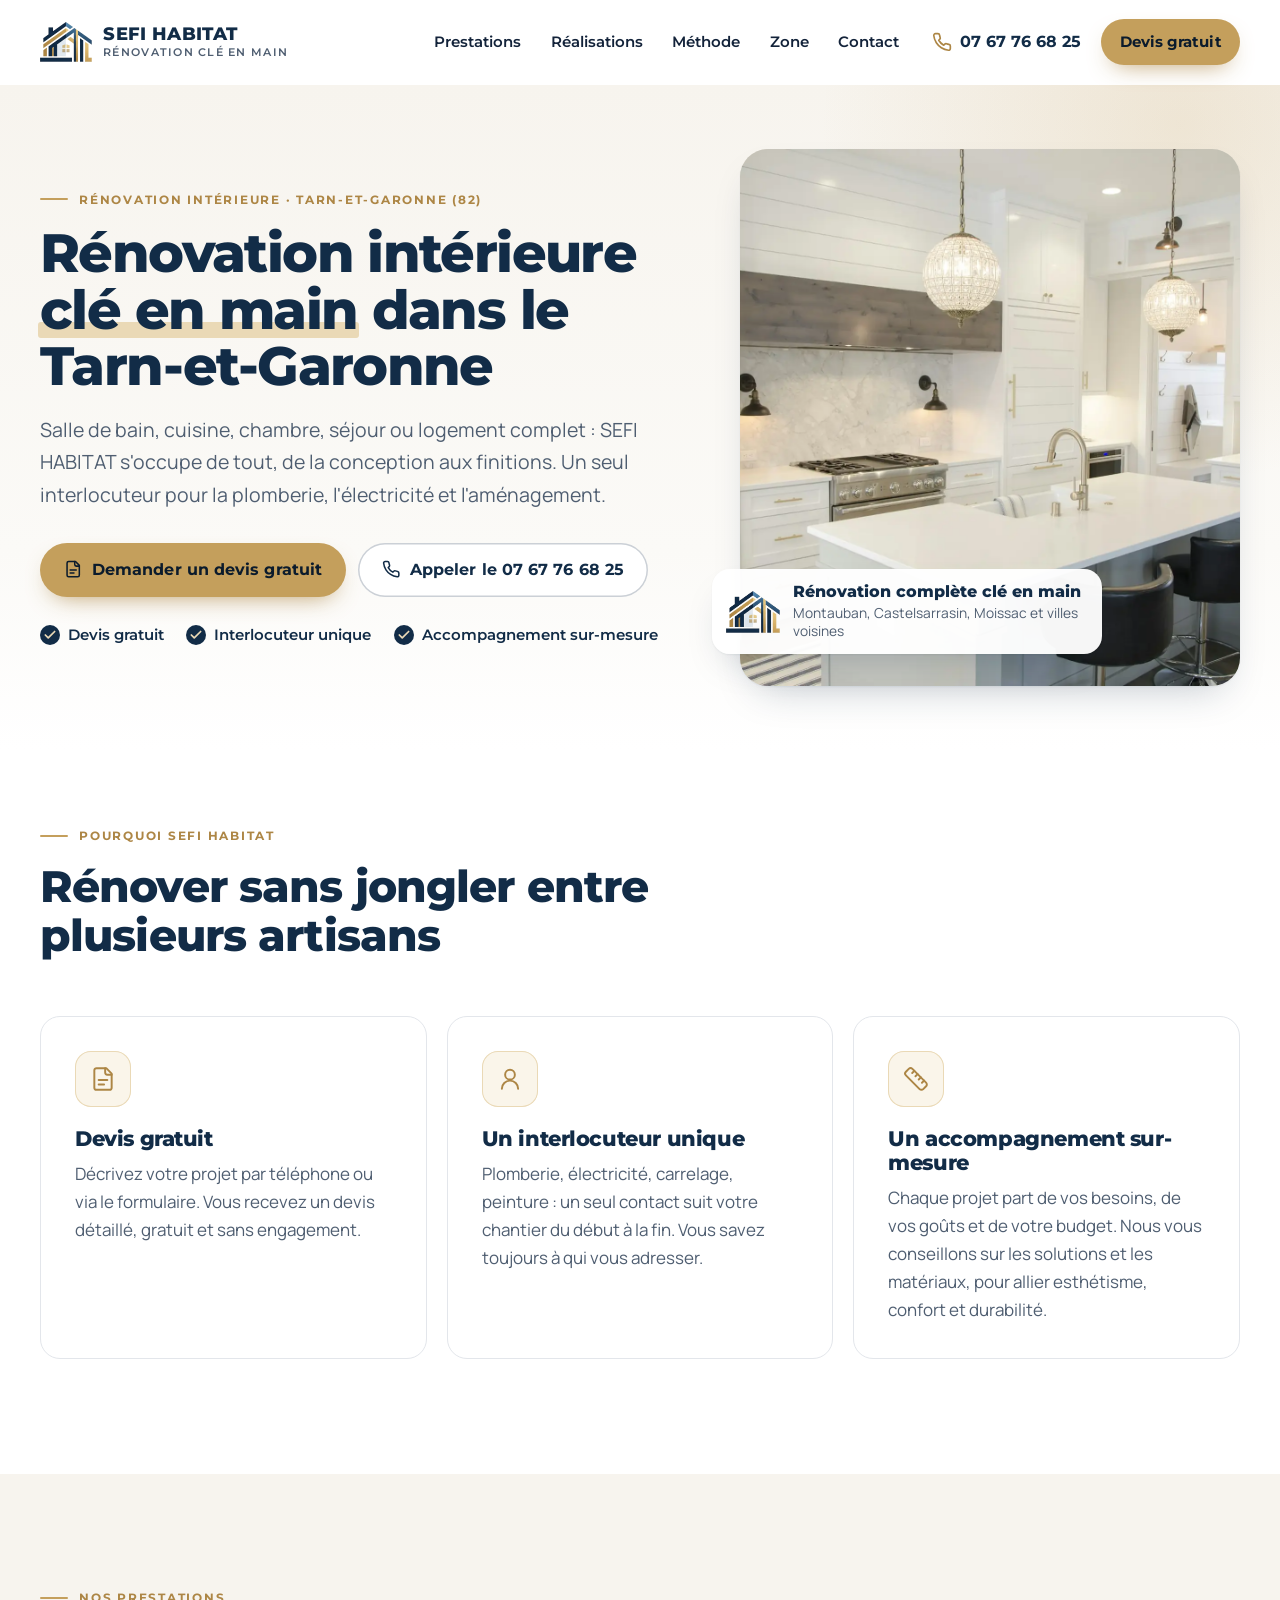
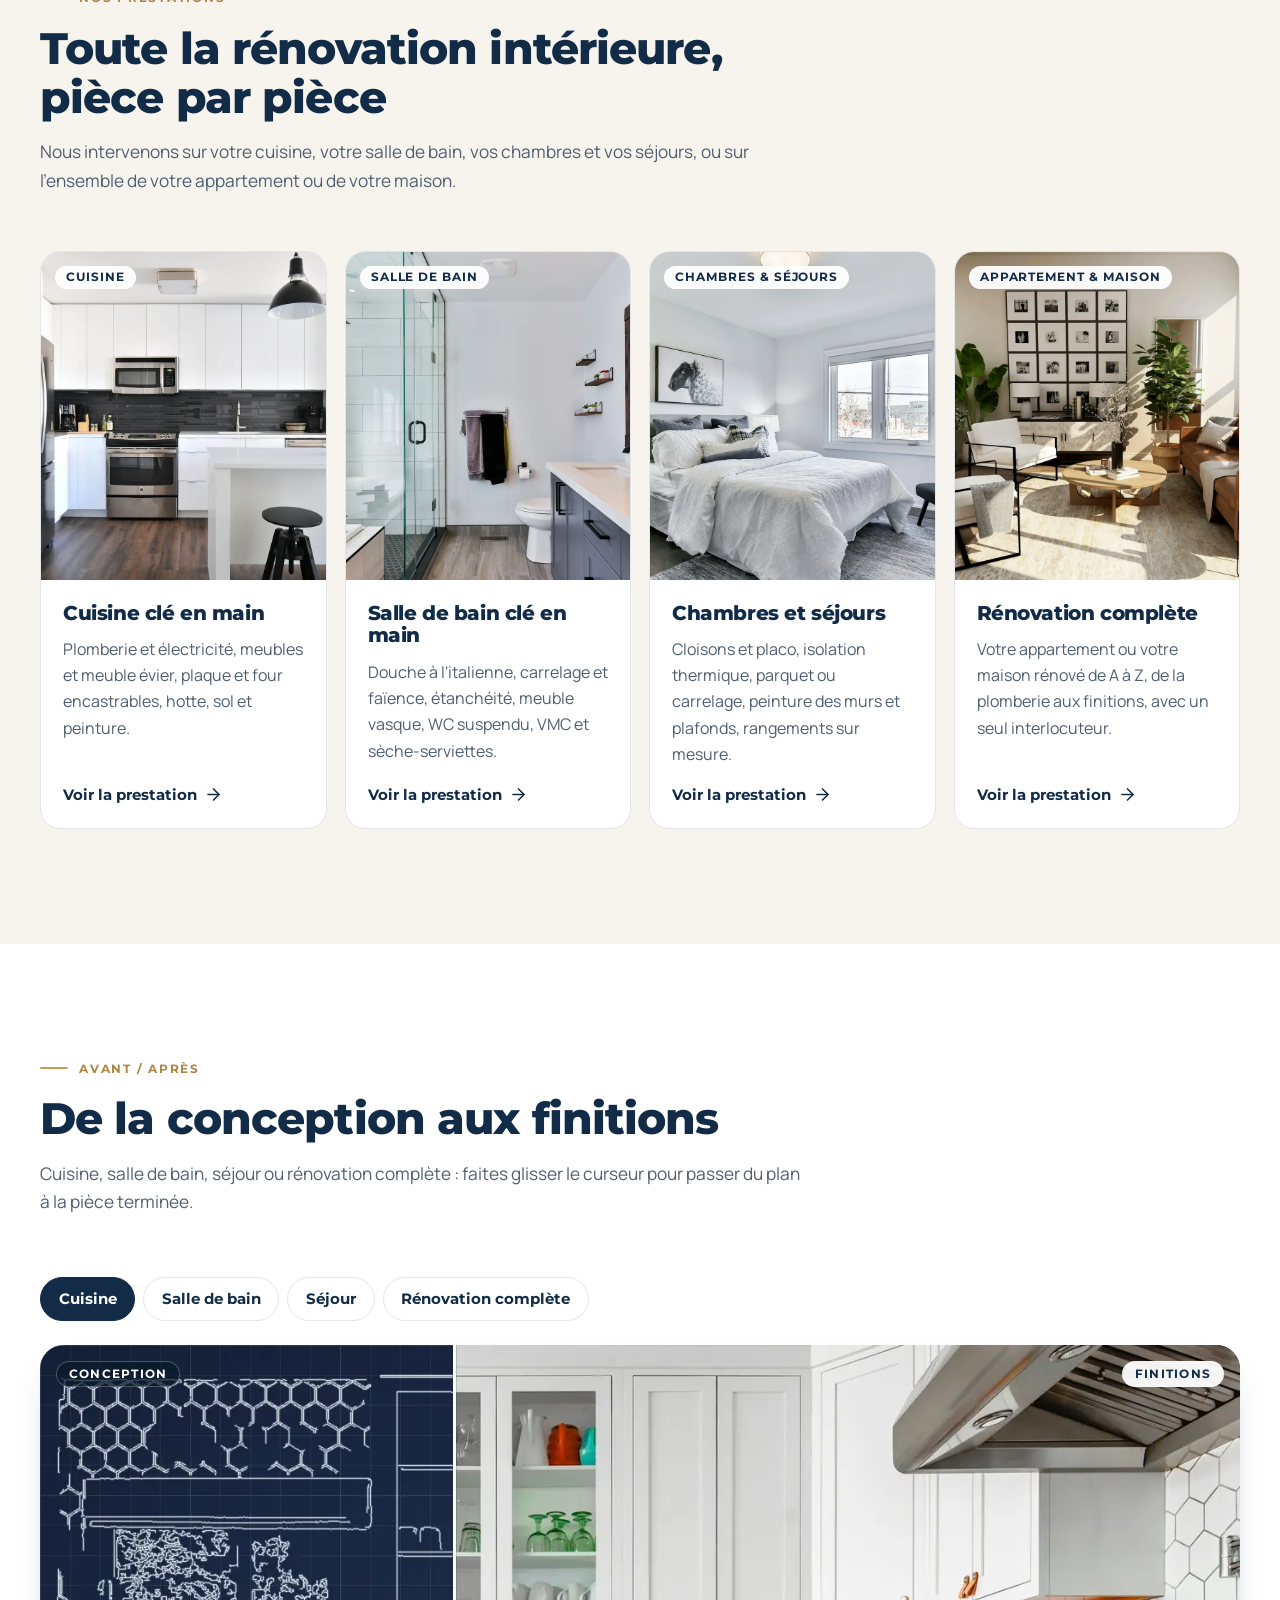
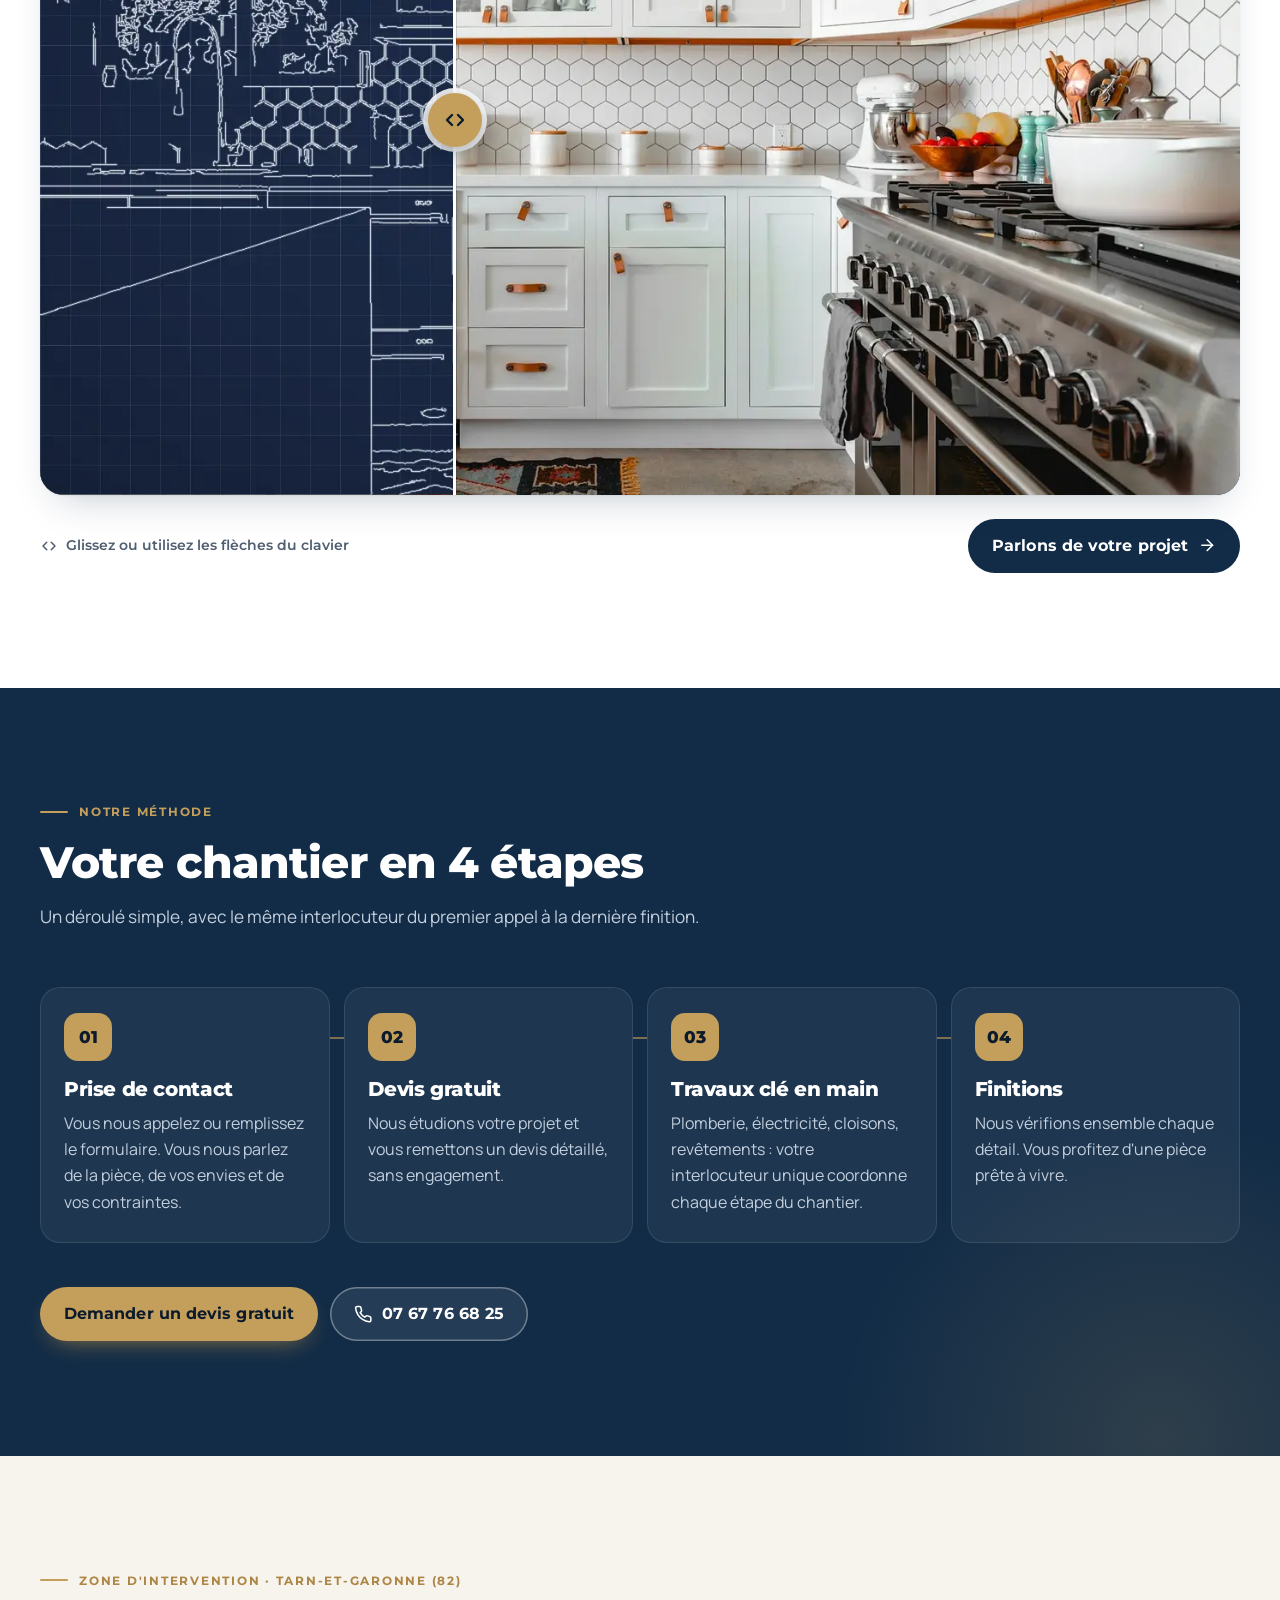
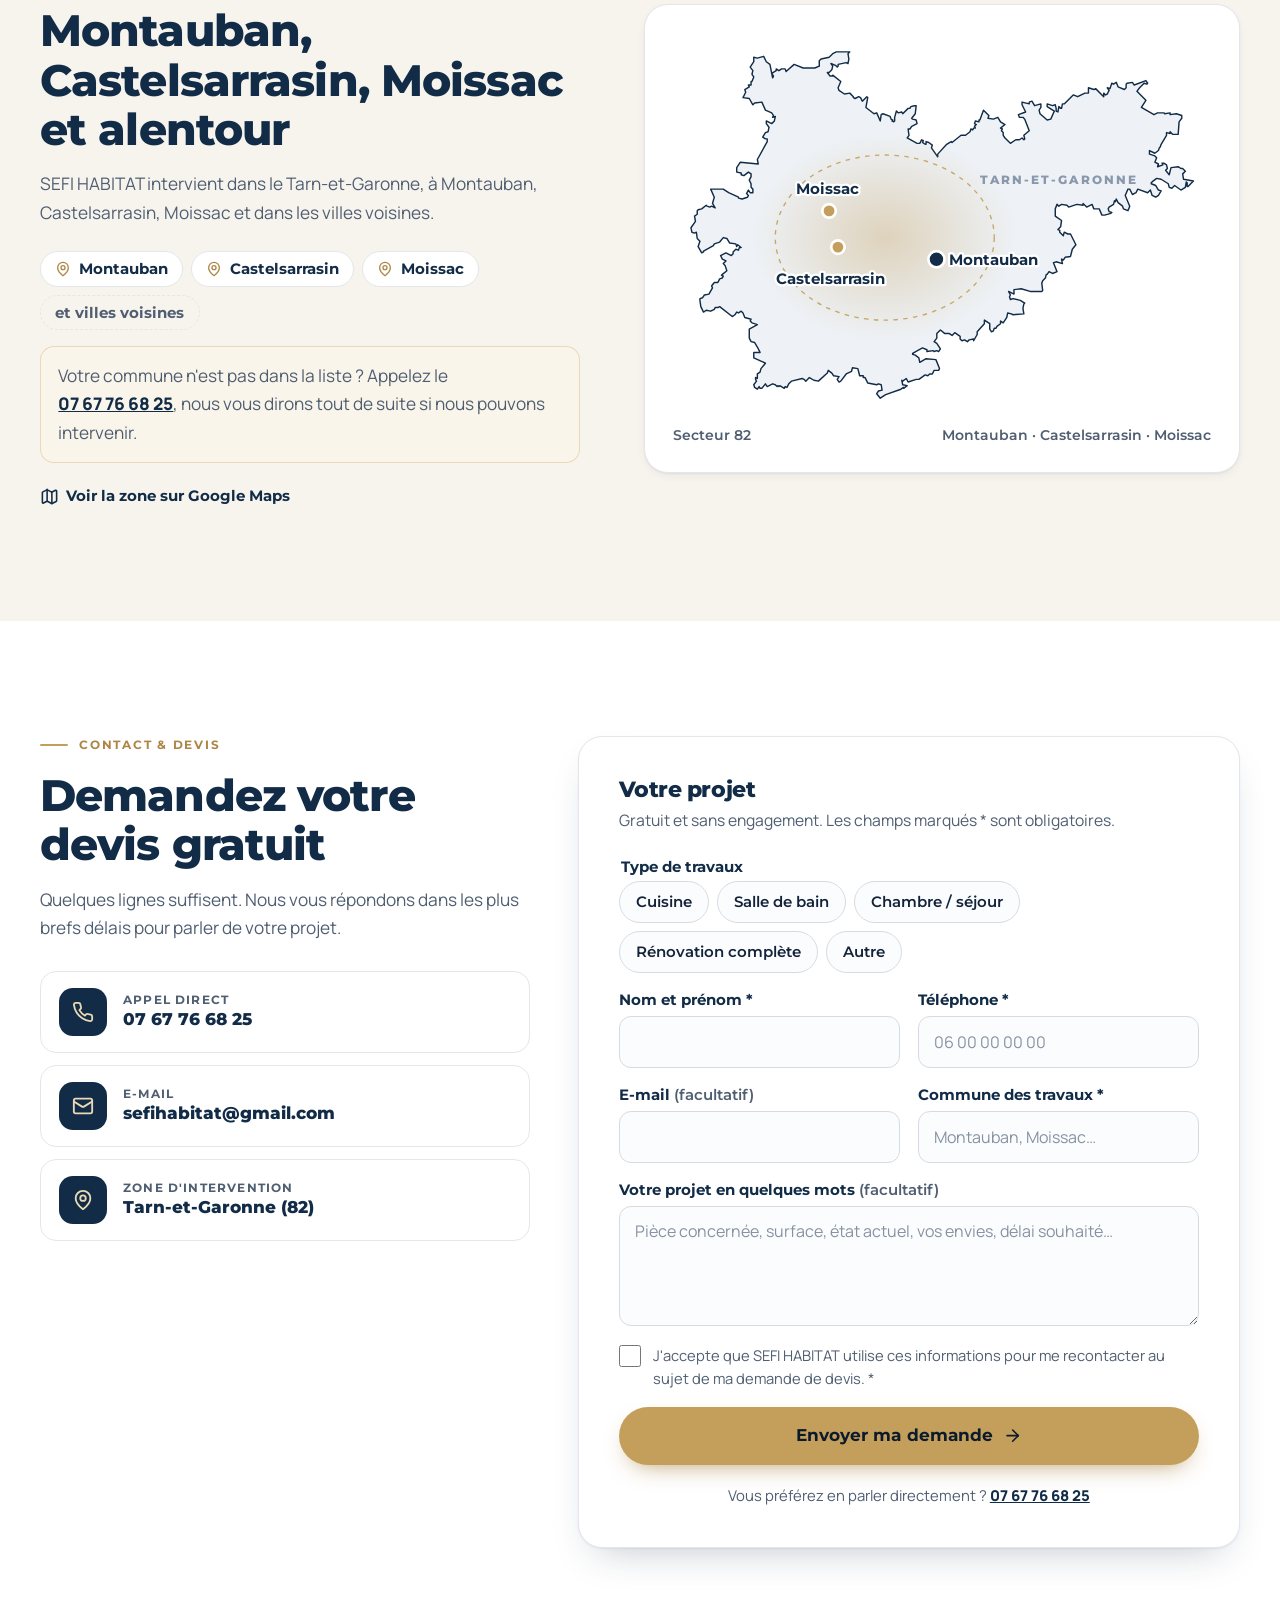
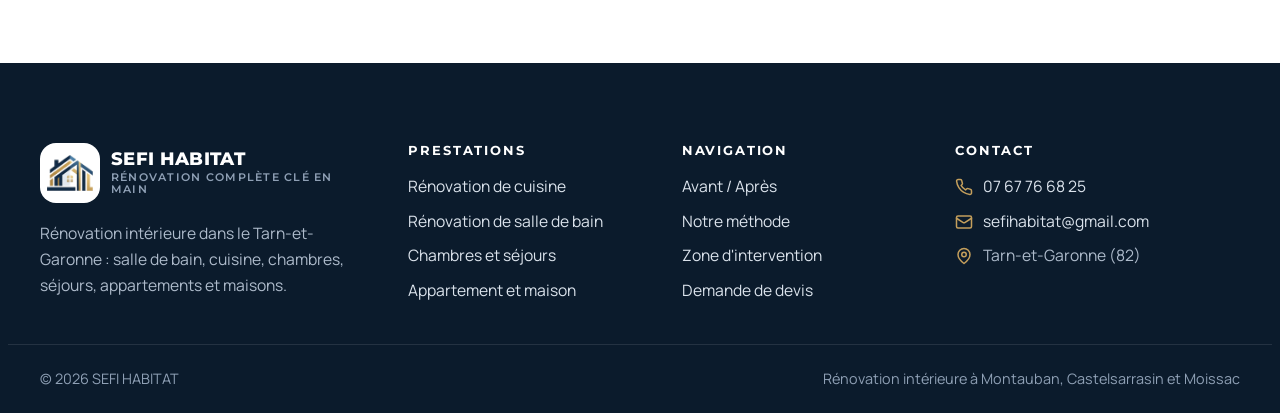
<file: index.html>
<!doctype html>
<html lang="fr" class="no-js">
<head>
  <meta charset="utf-8">
  <meta name="viewport" content="width=device-width, initial-scale=1">
  <title>SEFI HABITAT | Rénovation intérieure clé en main dans le Tarn-et-Garonne (82)</title>
  <meta name="description" content="Rénovation de salle de bain, de cuisine, de chambres et de séjours, appartement ou maison complète à Montauban, Castelsarrasin, Moissac et alentour. Devis gratuit, un interlocuteur unique.">
  <meta name="theme-color" content="#122c47">
  <meta name="geo.region" content="FR-82">
  <meta name="geo.placename" content="Tarn-et-Garonne">
  <meta property="og:type" content="website">
  <meta property="og:locale" content="fr_FR">
  <meta property="og:site_name" content="SEFI HABITAT">
  <meta property="og:title" content="SEFI HABITAT | Rénovation intérieure clé en main dans le Tarn-et-Garonne">
  <meta property="og:description" content="Salle de bain, cuisine, chambres, séjours, appartements et maisons. Devis gratuit, un interlocuteur unique, accompagnement sur-mesure.">
  <link rel="icon" type="image/png" href="img/favicon.png">
  <link rel="apple-touch-icon" href="img/favicon.png">
  <link rel="preconnect" href="https://fonts.googleapis.com">
  <link rel="preconnect" href="https://fonts.gstatic.com" crossorigin>
  <link href="https://fonts.googleapis.com/css2?family=Manrope:wght@400;500;600;700&family=Montserrat:wght@600;700;800&display=swap" rel="stylesheet">
  <link rel="preload" as="image" href="img/hero-cuisine.webp" media="(min-width: 700px)">
  <link rel="preload" as="image" href="img/hero-cuisine-m.webp" media="(max-width: 699px)">
  <link rel="stylesheet" href="styles.css">
  <script type="application/ld+json">
  {
    "@context": "https://schema.org",
    "@type": "HomeAndConstructionBusiness",
    "name": "SEFI HABITAT",
    "slogan": "Rénovation complète clé en main",
    "description": "Rénovation intérieure clé en main dans le Tarn-et-Garonne : salle de bain, cuisine, chambres, séjours, appartements et maisons. Plomberie, électricité et aménagement.",
    "telephone": "+33 7 67 76 68 25",
    "email": "sefihabitat@gmail.com",
    "areaServed": [
      { "@type": "AdministrativeArea", "name": "Tarn-et-Garonne" },
      { "@type": "City", "name": "Montauban" },
      { "@type": "City", "name": "Castelsarrasin" },
      { "@type": "City", "name": "Moissac" }
    ],
    "contactPoint": {
      "@type": "ContactPoint",
      "contactType": "customer service",
      "telephone": "+33 7 67 76 68 25",
      "email": "sefihabitat@gmail.com",
      "availableLanguage": "French"
    },
    "knowsAbout": ["Rénovation de salle de bain", "Rénovation de cuisine", "Aménagement intérieur", "Plomberie", "Électricité", "Rénovation complète"],
    "hasOfferCatalog": {
      "@type": "OfferCatalog",
      "name": "Prestations de rénovation intérieure",
      "itemListElement": [
        { "@type": "Offer", "itemOffered": { "@type": "Service", "name": "Rénovation et installation de cuisine clé en main" } },
        { "@type": "Offer", "itemOffered": { "@type": "Service", "name": "Rénovation et installation de salle de bain clé en main" } },
        { "@type": "Offer", "itemOffered": { "@type": "Service", "name": "Aménagement intérieur de chambres et de séjours" } },
        { "@type": "Offer", "itemOffered": { "@type": "Service", "name": "Rénovation complète d'appartement et de maison" } }
      ]
    }
  }
  </script>
</head>
<body>
  <svg width="0" height="0" style="position:absolute" aria-hidden="true" focusable="false">
    <symbol id="i-phone" viewBox="0 0 24 24"><path d="M22 16.92v3a2 2 0 0 1-2.18 2 19.79 19.79 0 0 1-8.63-3.07 19.5 19.5 0 0 1-6-6 19.79 19.79 0 0 1-3.07-8.67A2 2 0 0 1 4.11 2h3a2 2 0 0 1 2 1.72c.13.96.36 1.9.7 2.81a2 2 0 0 1-.45 2.11L8.09 9.91a16 16 0 0 0 6 6l1.27-1.27a2 2 0 0 1 2.11-.45c.91.34 1.85.57 2.81.7A2 2 0 0 1 22 16.92z"/></symbol>
    <symbol id="i-mail" viewBox="0 0 24 24"><rect x="2" y="4" width="20" height="16" rx="2"/><path d="m22 7-8.97 5.7a1.94 1.94 0 0 1-2.06 0L2 7"/></symbol>
    <symbol id="i-pin" viewBox="0 0 24 24"><path d="M20 10c0 6-8 12-8 12s-8-6-8-12a8 8 0 0 1 16 0Z"/><circle cx="12" cy="10" r="3"/></symbol>
    <symbol id="i-check" viewBox="0 0 24 24"><path d="M20 6 9 17l-5-5"/></symbol>
    <symbol id="i-arrow" viewBox="0 0 24 24"><path d="M5 12h14"/><path d="m12 5 7 7-7 7"/></symbol>
    <symbol id="i-doc" viewBox="0 0 24 24"><path d="M15 2H6a2 2 0 0 0-2 2v16a2 2 0 0 0 2 2h12a2 2 0 0 0 2-2V7Z"/><path d="M14 2v4a2 2 0 0 0 2 2h4"/><path d="M8 13h8"/><path d="M8 17h5"/></symbol>
    <symbol id="i-user" viewBox="0 0 24 24"><circle cx="12" cy="8" r="4.5"/><path d="M19.5 21a7.5 7.5 0 0 0-15 0"/></symbol>
    <symbol id="i-ruler" viewBox="0 0 24 24"><path d="M21.3 15.3a2.4 2.4 0 0 1 0 3.4l-2.6 2.6a2.4 2.4 0 0 1-3.4 0L2.7 8.7a2.41 2.41 0 0 1 0-3.4l2.6-2.6a2.41 2.41 0 0 1 3.4 0Z"/><path d="m14.5 12.5 2-2"/><path d="m11.5 9.5 2-2"/><path d="m8.5 6.5 2-2"/><path d="m17.5 15.5 2-2"/></symbol>
    <symbol id="i-menu" viewBox="0 0 24 24"><path d="M4 7h16M4 12h16M4 17h16"/></symbol>
    <symbol id="i-close" viewBox="0 0 24 24"><path d="M18 6 6 18M6 6l12 12"/></symbol>
    <symbol id="i-lr" viewBox="0 0 24 24"><path d="m9 7-5 5 5 5"/><path d="m15 7 5 5-5 5"/></symbol>
    <symbol id="i-map" viewBox="0 0 24 24"><path d="M14.1 6.1 9.9 3.9a2 2 0 0 0-1.8 0L3.6 6.2A1 1 0 0 0 3 7.1v12.3a1 1 0 0 0 1.4.9l3.7-1.9a2 2 0 0 1 1.8 0l4.2 2.2a2 2 0 0 0 1.8 0l4.5-2.3a1 1 0 0 0 .6-.9V5.1a1 1 0 0 0-1.4-.9l-3.7 1.9a2 2 0 0 1-1.8 0Z"/><path d="M15 6v15"/><path d="M9 3v15"/></symbol>
  </svg>

  <a class="skip-link" href="#contenu">Aller au contenu</a>

  <header class="site-header" id="top">
    <div class="container header-inner">
      <a class="brand" href="index.html" aria-label="SEFI HABITAT, accueil">
        <img src="img/logo-mark.png" alt="" width="52" height="41">
        <span class="brand-text"><strong>SEFI HABITAT</strong><small>Rénovation clé en main</small></span>
      </a>
      <nav class="nav" aria-label="Navigation principale">
        <ul>
          <li><a href="services.html">Prestations</a></li>
          <li><a href="#realisations">Réalisations</a></li>
          <li><a href="#methode">Méthode</a></li>
          <li><a href="#zone">Zone</a></li>
          <li><a href="#devis">Contact</a></li>
        </ul>
      </nav>
      <a class="header-phone" href="tel:+33767766825" data-track="header"><svg class="icon"><use href="#i-phone"/></svg>07&nbsp;67&nbsp;76&nbsp;68&nbsp;25</a>
      <a class="btn btn-gold header-cta" href="#devis">Devis gratuit</a>
      <button class="menu-toggle" type="button" aria-expanded="false" aria-controls="mobile-menu" aria-label="Ouvrir le menu">
        <svg class="icon i-open"><use href="#i-menu"/></svg>
        <svg class="icon i-close"><use href="#i-close"/></svg>
      </button>
    </div>
    <div class="mobile-menu" id="mobile-menu">
      <ul>
        <li><a href="services.html">Prestations <svg class="icon"><use href="#i-arrow"/></svg></a></li>
        <li><a href="#realisations">Réalisations <svg class="icon"><use href="#i-arrow"/></svg></a></li>
        <li><a href="#methode">Méthode <svg class="icon"><use href="#i-arrow"/></svg></a></li>
        <li><a href="#zone">Zone d'intervention <svg class="icon"><use href="#i-arrow"/></svg></a></li>
        <li><a href="#devis">Contact et devis <svg class="icon"><use href="#i-arrow"/></svg></a></li>
      </ul>
      <div class="menu-actions">
        <a class="btn btn-gold" href="#devis">Demander un devis gratuit</a>
        <a class="btn btn-outline" href="tel:+33767766825" data-track="menu"><svg class="icon"><use href="#i-phone"/></svg>07&nbsp;67&nbsp;76&nbsp;68&nbsp;25</a>
      </div>
      <p class="menu-contact">Ou par e-mail&nbsp;: <a href="mailto:sefihabitat@gmail.com">sefihabitat@gmail.com</a></p>
    </div>
  </header>

  <main id="contenu">
    <!-- Hero -->
    <section class="hero">
      <div class="container hero-grid">
        <div class="hero-text">
          <p class="kicker">Rénovation intérieure · <span class="nowrap">Tarn-et-Garonne (82)</span></p>
          <h1>Rénovation intérieure <span class="hl">clé en main</span> dans le <span class="nowrap">Tarn-et-Garonne</span></h1>
          <p class="hero-lead">Salle de bain, cuisine, chambre, séjour ou logement complet&nbsp;: SEFI HABITAT s'occupe de tout, de la conception aux finitions. Un seul interlocuteur pour la plomberie, l'électricité et l'aménagement.</p>
          <div class="hero-actions">
            <a class="btn btn-gold" href="#devis"><svg class="icon"><use href="#i-doc"/></svg>Demander un devis gratuit</a>
            <a class="btn btn-outline" href="tel:+33767766825" data-track="hero"><svg class="icon"><use href="#i-phone"/></svg>Appeler le 07&nbsp;67&nbsp;76&nbsp;68&nbsp;25</a>
          </div>
          <ul class="hero-proof">
            <li><svg class="icon"><use href="#i-check"/></svg>Devis gratuit</li>
            <li><svg class="icon"><use href="#i-check"/></svg>Interlocuteur unique</li>
            <li><svg class="icon"><use href="#i-check"/></svg>Accompagnement sur-mesure</li>
          </ul>
        </div>
        <div class="hero-media">
          <div class="hero-photo">
            <picture>
              <source media="(max-width: 699px)" srcset="img/hero-cuisine-m.webp">
              <img src="img/hero-cuisine.webp" alt="Cuisine lumineuse avec îlot central et façades blanches" width="1800" height="1200" fetchpriority="high">
            </picture>
          </div>
          <div class="hero-badge">
            <img src="img/logo-mark.png" alt="" width="54" height="43">
            <div>
              <strong>Rénovation complète clé en main</strong>
              <span>Montauban, Castelsarrasin, Moissac et villes voisines</span>
            </div>
          </div>
        </div>
      </div>
    </section>

    <!-- Arguments -->
    <section class="section" id="atouts" aria-labelledby="atouts-title">
      <div class="container">
        <div class="section-head reveal">
          <p class="kicker">Pourquoi SEFI HABITAT</p>
          <h2 id="atouts-title">Rénover sans jongler entre plusieurs artisans</h2>
        </div>
        <div class="args">
          <article class="arg reveal">
            <div class="arg-icon"><svg class="icon"><use href="#i-doc"/></svg></div>
            <h3>Devis gratuit</h3>
            <p>Décrivez votre projet par téléphone ou via le formulaire. Vous recevez un devis détaillé, gratuit et sans engagement.</p>
          </article>
          <article class="arg reveal">
            <div class="arg-icon"><svg class="icon"><use href="#i-user"/></svg></div>
            <h3>Un interlocuteur unique</h3>
            <p>Plomberie, électricité, carrelage, peinture&nbsp;: un seul contact suit votre chantier du début à la fin. Vous savez toujours à qui vous adresser.</p>
          </article>
          <article class="arg reveal">
            <div class="arg-icon"><svg class="icon"><use href="#i-ruler"/></svg></div>
            <h3>Un accompagnement sur-mesure</h3>
            <p>Chaque projet part de vos besoins, de vos goûts et de votre budget. Nous vous conseillons sur les solutions et les matériaux, pour allier esthétisme, confort et durabilité.</p>
          </article>
        </div>
      </div>
    </section>

    <!-- Services -->
    <section class="section section-cream" id="prestations" aria-labelledby="prestations-title">
      <div class="container">
        <div class="section-head reveal">
          <p class="kicker">Nos prestations</p>
          <h2 id="prestations-title">Toute la rénovation intérieure, pièce par pièce</h2>
          <p>Nous intervenons sur votre cuisine, votre salle de bain, vos chambres et vos séjours, ou sur l'ensemble de votre appartement ou de votre maison.</p>
        </div>
        <div class="services-grid">
          <a class="service-card reveal" href="services.html#cuisine">
            <div class="service-media">
              <img src="img/svc-cuisine.webp" alt="Cuisine moderne aux façades blanches avec suspensions noires" width="800" height="1000" loading="lazy">
              <span class="service-tag">Cuisine</span>
            </div>
            <div class="service-body">
              <h3>Cuisine clé en main</h3>
              <p>Plomberie et électricité, meubles et meuble évier, plaque et four encastrables, hotte, sol et peinture.</p>
              <span class="link-arrow">Voir la prestation <svg class="icon"><use href="#i-arrow"/></svg></span>
            </div>
          </a>
          <a class="service-card reveal" href="services.html#salle-de-bain">
            <div class="service-media">
              <img src="img/svc-sdb.webp" alt="Salle de bain avec douche à l'italienne vitrée et meuble vasque en bois" width="800" height="1000" loading="lazy">
              <span class="service-tag">Salle de bain</span>
            </div>
            <div class="service-body">
              <h3>Salle de bain clé en main</h3>
              <p>Douche à l'italienne, carrelage et faïence, étanchéité, meuble vasque, WC suspendu, VMC et sèche-serviettes.</p>
              <span class="link-arrow">Voir la prestation <svg class="icon"><use href="#i-arrow"/></svg></span>
            </div>
          </a>
          <a class="service-card reveal" href="services.html#chambres-sejours">
            <div class="service-media">
              <img src="img/svc-chambre.webp" alt="Chambre claire avec lit, tables de chevet et grande fenêtre" width="800" height="1000" loading="lazy">
              <span class="service-tag">Chambres &amp; séjours</span>
            </div>
            <div class="service-body">
              <h3>Chambres et séjours</h3>
              <p>Cloisons et placo, isolation thermique, parquet ou carrelage, peinture des murs et plafonds, rangements sur mesure.</p>
              <span class="link-arrow">Voir la prestation <svg class="icon"><use href="#i-arrow"/></svg></span>
            </div>
          </a>
          <a class="service-card reveal" href="services.html#renovation-complete">
            <div class="service-media">
              <img src="img/svc-complete.webp" alt="Pièce rénovée avec parquet clair et murs blancs" width="800" height="1000" loading="lazy">
              <span class="service-tag">Appartement &amp; maison</span>
            </div>
            <div class="service-body">
              <h3>Rénovation complète</h3>
              <p>Votre appartement ou votre maison rénové de A à Z, de la plomberie aux finitions, avec un seul interlocuteur.</p>
              <span class="link-arrow">Voir la prestation <svg class="icon"><use href="#i-arrow"/></svg></span>
            </div>
          </a>
        </div>
      </div>
    </section>

    <!-- Before / after -->
    <section class="section" id="realisations" aria-labelledby="realisations-title">
      <div class="container">
        <div class="section-head reveal">
          <p class="kicker">Avant / Après</p>
          <h2 id="realisations-title">De la conception aux finitions</h2>
          <p>Cuisine, salle de bain, séjour ou rénovation complète&nbsp;: faites glisser le curseur pour passer du plan à la pièce terminée.</p>
        </div>
        <div class="ba-tabs" role="tablist" aria-label="Type de pièce">
          <button class="ba-tab" type="button" role="tab" id="tab-cuisine" aria-selected="true" aria-controls="ba-panel" data-before="img/ba-cuisine-plan.webp" data-after="img/ba-cuisine-apres.webp" data-alt="cuisine blanche avec plan de travail en marbre">Cuisine</button>
          <button class="ba-tab" type="button" role="tab" id="tab-sdb" aria-selected="false" aria-controls="ba-panel" tabindex="-1" data-before="img/ba-sdb-plan.webp" data-after="img/ba-sdb-apres.webp" data-alt="salle de bain blanche avec baignoire îlot">Salle de bain</button>
          <button class="ba-tab" type="button" role="tab" id="tab-sejour" aria-selected="false" aria-controls="ba-panel" tabindex="-1" data-before="img/ba-sejour-plan.webp" data-after="img/ba-sejour-apres.webp" data-alt="séjour lumineux avec grandes baies vitrées">Séjour</button>
          <button class="ba-tab" type="button" role="tab" id="tab-complete" aria-selected="false" aria-controls="ba-panel" tabindex="-1" data-before="img/ba-complete-plan.webp" data-after="img/ba-complete-apres.webp" data-alt="pièce de vie ouverte sur la cuisine">Rénovation complète</button>
        </div>
        <div class="ba reveal" id="ba-panel" role="tabpanel" aria-labelledby="tab-cuisine">
          <img class="ba-after" src="img/ba-cuisine-apres.webp" alt="Finitions&nbsp;: cuisine blanche avec plan de travail en marbre" width="1400" height="875" loading="lazy">
          <img class="ba-before" src="img/ba-cuisine-plan.webp" alt="Conception&nbsp;: dessin au trait de la même cuisine" width="1400" height="875" loading="lazy">
          <span class="ba-label before">Conception</span>
          <span class="ba-label after">Finitions</span>
          <div class="ba-handle"><span class="ba-knob"><svg class="icon"><use href="#i-lr"/></svg></span></div>
          <input class="ba-range" type="range" min="0" max="100" value="50" step="1" aria-label="Comparer la conception et les finitions">
        </div>
        <div class="ba-foot reveal">
          <p class="ba-hint"><svg class="icon"><use href="#i-lr"/></svg>Glissez ou utilisez les flèches du clavier</p>
          <a class="btn btn-navy" href="#devis">Parlons de votre projet <svg class="icon"><use href="#i-arrow"/></svg></a>
        </div>
      </div>
    </section>

    <!-- Process -->
    <section class="section process" id="methode" aria-labelledby="methode-title">
      <div class="container">
        <div class="section-head reveal">
          <p class="kicker">Notre méthode</p>
          <h2 id="methode-title">Votre chantier en 4 étapes</h2>
          <p>Un déroulé simple, avec le même interlocuteur du premier appel à la dernière finition.</p>
        </div>
        <ol class="steps">
          <li class="step reveal">
            <span class="step-num">01</span>
            <h3>Prise de contact</h3>
            <p>Vous nous appelez ou remplissez le formulaire. Vous nous parlez de la pièce, de vos envies et de vos contraintes.</p>
          </li>
          <li class="step reveal">
            <span class="step-num">02</span>
            <h3>Devis gratuit</h3>
            <p>Nous étudions votre projet et vous remettons un devis détaillé, sans engagement.</p>
          </li>
          <li class="step reveal">
            <span class="step-num">03</span>
            <h3>Travaux clé en main</h3>
            <p>Plomberie, électricité, cloisons, revêtements&nbsp;: votre interlocuteur unique coordonne chaque étape du chantier.</p>
          </li>
          <li class="step reveal">
            <span class="step-num">04</span>
            <h3>Finitions</h3>
            <p>Nous vérifions ensemble chaque détail. Vous profitez d'une pièce prête à vivre.</p>
          </li>
        </ol>
        <div class="process-cta reveal">
          <a class="btn btn-gold" href="#devis">Demander un devis gratuit</a>
          <a class="btn btn-light" href="tel:+33767766825" data-track="methode"><svg class="icon"><use href="#i-phone"/></svg>07&nbsp;67&nbsp;76&nbsp;68&nbsp;25</a>
        </div>
      </div>
    </section>

    <!-- Zone -->
    <section class="section section-cream" id="zone" aria-labelledby="zone-title">
      <div class="container zone-grid">
        <div class="zone-text reveal">
          <p class="kicker">Zone d'intervention · <span class="nowrap">Tarn-et-Garonne (82)</span></p>
          <h2 id="zone-title">Montauban, Castelsarrasin, Moissac et alentour</h2>
          <p>SEFI HABITAT intervient dans le Tarn-et-Garonne, à Montauban, Castelsarrasin, Moissac et dans les villes voisines.</p>
          <ul class="cities" aria-label="Principales communes">
            <li><svg class="icon"><use href="#i-pin"/></svg>Montauban</li>
            <li><svg class="icon"><use href="#i-pin"/></svg>Castelsarrasin</li>
            <li><svg class="icon"><use href="#i-pin"/></svg>Moissac</li>
            <li class="more">et villes voisines</li>
          </ul>
          <p class="zone-note">Votre commune n'est pas dans la liste&nbsp;? Appelez le <a href="tel:+33767766825" data-track="zone" class="nowrap">07&nbsp;67&nbsp;76&nbsp;68&nbsp;25</a>, nous vous dirons tout de suite si nous pouvons intervenir.</p>
          <div class="zone-links">
            <a class="link-arrow" href="https://www.google.com/maps/search/?api=1&amp;query=Tarn-et-Garonne" target="_blank" rel="noopener"><svg class="icon"><use href="#i-map"/></svg>Voir la zone sur Google Maps</a>
          </div>
        </div>
        <figure class="map-card reveal" style="margin:0">
          <svg viewBox="0 0 600 427" role="img" aria-labelledby="map-title">
            <title id="map-title">Carte du Tarn-et-Garonne avec Montauban, Castelsarrasin et Moissac</title>
            <defs>
              <radialGradient id="zoneGlow" cx="50%" cy="50%" r="50%">
                <stop offset="0" stop-color="#c49f5c" stop-opacity=".38"/>
                <stop offset="1" stop-color="#c49f5c" stop-opacity="0"/>
              </radialGradient>
            </defs>
            <path class="map-dept" d="M165 29L174 27L178 23L182 21L197 21L195 23L196 29L195 34L193 33L184 35L184 37L183 38L181 36L176 34L178 37L177 41L174 44L172 44L175 48L178 48L178 47L187 54L184 61L185 64L191 68L197 67L201 71L201 72L203 73L207 71L209 72L211 76L216 71L217 72L215 83L224 90L227 89L231 98L232 91L234 90L242 93L243 96L245 97L244 98L246 99L247 98L247 94L249 87L251 89L255 88L256 90L262 84L264 84L265 82L269 81L271 81L270 90L266 95L267 96L271 97L272 101L266 104L264 107L262 107L263 114L261 117L272 123L275 123L276 121L277 119L279 120L278 122L281 124L282 124L282 121L285 122L289 125L288 128L295 138L295 135L305 124L310 121L311 122L321 114L326 114L331 110L332 107L334 108L335 106L337 106L336 104L338 102L336 101L337 98L341 99L341 97L342 97L346 86L352 92L351 95L357 96L362 94L365 99L370 102L365 106L367 107L366 109L368 111L368 114L370 117L376 123L382 119L386 119L389 117L391 119L392 118L391 114L397 109L392 96L390 94L386 94L385 91L393 88L389 80L389 77L397 79L397 77L400 76L403 81L410 79L410 83L408 86L409 90L417 97L421 96L425 87L417 82L417 79L423 81L426 80L427 84L427 87L429 88L430 82L432 84L433 84L434 79L436 79L446 69L451 71L459 67L463 67L463 61L469 63L471 62L480 71L480 67L482 69L484 68L486 64L484 61L487 62L489 56L491 57L494 55L496 60L503 63L505 61L505 57L506 56L512 55L514 58L527 53L529 56L528 57L525 56L520 61L517 65L527 75L522 83L536 91L540 89L547 89L548 90L554 89L554 91L561 90L567 92L567 95L564 99L563 113L557 113L554 110L554 112L550 111L550 114L544 124L543 127L542 128L541 131L537 134L531 131L531 135L537 137L539 139L537 144L541 146L540 149L546 147L545 145L547 145L550 147L551 151L549 153L553 158L555 150L563 149L566 151L568 151L571 154L568 157L569 163L580 165L574 171L573 171L573 167L572 166L571 172L566 175L559 170L556 173L553 172L552 168L544 163L539 162L535 165L533 167L533 168L538 170L541 175L544 176L541 181L538 183L534 181L532 175L529 178L518 174L516 178L512 180L509 174L507 174L504 181L509 193L507 198L502 196L501 193L496 189L494 185L493 188L492 187L491 191L486 194L485 196L486 199L489 200L488 201L481 203L478 203L475 196L469 196L467 191L461 194L457 190L457 192L450 191L441 194L439 192L433 191L430 193L428 191L426 196L426 204L433 209L432 216L429 219L431 220L431 222L435 226L436 222L440 224L443 224L449 236L445 241L443 249L437 250L435 253L433 252L434 257L427 255L424 256L428 266L423 268L419 266L417 269L416 269L415 273L412 276L411 279L412 287L411 288L398 288L388 285L380 286L380 291L374 288L376 292L375 294L376 297L379 296L387 298L392 301L391 302L390 307L391 313L379 314L377 313L373 312L372 317L368 323L365 321L365 324L361 327L360 329L358 329L357 332L355 333L353 330L353 324L347 320L347 324L339 333L339 336L335 343L335 341L330 342L328 344L325 342L322 343L320 341L320 338L314 334L311 337L308 335L303 335L298 331L294 335L294 340L291 344L294 346L298 352L296 355L294 354L291 355L290 354L283 355L283 353L278 351L267 357L268 358L267 358L270 359L274 362L275 367L282 363L293 364L297 374L296 376L291 376L289 380L286 380L284 382L281 381L274 386L271 386L262 389L260 385L256 388L255 387L256 392L261 393L257 396L257 395L254 397L237 403L231 407L227 402L229 399L233 398L232 392L229 391L227 392L217 390L214 384L212 384L212 382L208 382L206 374L200 373L199 377L193 380L187 388L185 389L183 386L185 383L179 382L177 379L173 376L172 379L162 388L157 387L152 384L148 388L146 386L144 385L132 388L129 391L127 395L125 394L124 396L119 393L118 394L117 393L116 394L114 392L111 391L105 394L103 391L99 396L97 396L96 394L94 397L91 395L90 392L93 388L92 386L92 384L94 385L94 380L97 378L98 374L103 368L90 362L90 356L97 356L94 350L91 345L87 344L85 340L85 330L94 325L88 323L86 321L87 319L80 317L78 312L76 310L73 312L71 311L69 314L66 316L52 305L50 306L47 306L46 308L42 310L37 309L34 311L31 305L30 298L30 296L33 295L35 292L40 291L44 284L43 282L46 278L50 278L52 274L55 273L56 271L54 270L55 269L60 265L58 259L56 257L59 254L55 252L53 248L59 245L65 248L67 246L67 244L70 241L73 242L74 239L76 239L72 236L71 238L70 235L63 234L60 229L56 228L52 233L46 235L45 237L34 243L34 244L32 245L28 238L30 232L27 229L26 222L24 223L21 222L20 217L25 210L24 204L27 202L27 198L28 197L32 196L37 192L38 193L41 194L43 193L47 195L44 190L46 183L42 174L56 174L62 178L73 183L73 184L77 185L83 183L84 181L82 179L84 175L86 178L89 178L89 174L87 172L87 168L85 164L87 160L87 157L84 155L79 159L76 158L76 156L71 155L71 150L75 144L95 146L94 141L105 121L105 118L103 118L100 116L103 111L106 110L107 105L104 101L104 98L110 101L113 98L114 93L111 94L112 92L110 89L103 86L99 77L91 78L89 80L85 73L78 72L81 66L80 63L85 60L84 58L87 58L87 54L88 54L90 49L88 46L89 42L86 38L90 32L90 27L94 28L101 26L104 32L108 35L111 50L112 48L110 45L115 42L115 40L118 42L121 40L125 40L126 43L135 35L145 39L158 39L163 37L163 31Z"/>
            <ellipse class="map-glow" cx="236" cy="228" rx="150" ry="118"/>
            <ellipse class="map-ring" cx="236" cy="228" rx="122" ry="92"/>
            <text class="map-dept-label" x="430" y="168" text-anchor="middle">TARN-ET-GARONNE</text>
            <circle class="map-pin main" cx="293.6" cy="252.2" r="9"/>
            <text class="map-label" x="308" y="259">Montauban</text>
            <circle class="map-pin" cx="183.8" cy="238.6" r="7.5"/>
            <text class="map-label" x="176" y="280" text-anchor="middle">Castelsarrasin</text>
            <circle class="map-pin" cx="173.9" cy="198.3" r="7.5"/>
            <text class="map-label" x="172" y="180" text-anchor="middle">Moissac</text>
          </svg>
          <figcaption class="map-caption"><span>Secteur 82</span><span>Montauban · Castelsarrasin · Moissac</span></figcaption>
        </figure>
      </div>
    </section>

    <!-- Devis / Contact -->
    <section class="section" id="devis" aria-labelledby="devis-title">
      <div class="container devis-grid">
        <div class="devis-intro reveal">
          <p class="kicker">Contact &amp; devis</p>
          <h2 id="devis-title">Demandez votre devis gratuit</h2>
          <p>Quelques lignes suffisent. Nous vous répondons dans les plus brefs délais pour parler de votre projet.</p>
          <ul class="contact-list">
            <li>
              <a class="contact-item" href="tel:+33767766825" data-track="contact">
                <span class="ci-icon"><svg class="icon"><use href="#i-phone"/></svg></span>
                <span><small>Appel direct</small><strong>07&nbsp;67&nbsp;76&nbsp;68&nbsp;25</strong></span>
              </a>
            </li>
            <li>
              <a class="contact-item" href="mailto:sefihabitat@gmail.com?subject=Demande%20de%20devis">
                <span class="ci-icon"><svg class="icon"><use href="#i-mail"/></svg></span>
                <span><small>E-mail</small><strong>sefihabitat@gmail.com</strong></span>
              </a>
            </li>
            <li>
              <a class="contact-item" href="#zone">
                <span class="ci-icon"><svg class="icon"><use href="#i-pin"/></svg></span>
                <span><small>Zone d'intervention</small><strong>Tarn-et-Garonne (82)</strong></span>
              </a>
            </li>
          </ul>
        </div>

        <div class="form-card reveal" id="form-card">
          <div class="form-head">
            <h3>Votre projet</h3>
            <p class="form-sub">Gratuit et sans engagement. Les champs marqués * sont obligatoires.</p>
          </div>
          <form class="form" id="devis-form" novalidate>
            <fieldset class="field">
              <legend>Type de travaux</legend>
              <div class="chips">
                <label class="chip"><input type="radio" name="projet" value="cuisine"><span>Cuisine</span></label>
                <label class="chip"><input type="radio" name="projet" value="salle-de-bain"><span>Salle de bain</span></label>
                <label class="chip"><input type="radio" name="projet" value="chambre-sejour"><span>Chambre / séjour</span></label>
                <label class="chip"><input type="radio" name="projet" value="renovation-complete"><span>Rénovation complète</span></label>
                <label class="chip"><input type="radio" name="projet" value="autre"><span>Autre</span></label>
              </div>
            </fieldset>
            <div class="row-2">
              <div class="field">
                <label for="f-nom">Nom et prénom *</label>
                <input id="f-nom" name="nom" type="text" autocomplete="name" required aria-describedby="e-nom">
                <span class="field-error" id="e-nom">Indiquez votre nom.</span>
              </div>
              <div class="field">
                <label for="f-tel">Téléphone *</label>
                <input id="f-tel" name="tel" type="tel" inputmode="tel" autocomplete="tel" placeholder="06 00 00 00 00" required aria-describedby="e-tel">
                <span class="field-error" id="e-tel">Indiquez un numéro valide, par exemple 06 12 34 56 78.</span>
              </div>
            </div>
            <div class="row-2">
              <div class="field">
                <label for="f-email">E-mail <span class="opt">(facultatif)</span></label>
                <input id="f-email" name="email" type="email" autocomplete="email" aria-describedby="e-email">
                <span class="field-error" id="e-email">Cette adresse e-mail semble incomplète.</span>
              </div>
              <div class="field">
                <label for="f-ville">Commune des travaux *</label>
                <input id="f-ville" name="ville" type="text" autocomplete="address-level2" placeholder="Montauban, Moissac…" required aria-describedby="e-ville">
                <span class="field-error" id="e-ville">Indiquez la commune du chantier.</span>
              </div>
            </div>
            <div class="field">
              <label for="f-msg">Votre projet en quelques mots <span class="opt">(facultatif)</span></label>
              <textarea id="f-msg" name="message" rows="4" placeholder="Pièce concernée, surface, état actuel, vos envies, délai souhaité…"></textarea>
            </div>
            <div class="consent-wrap" id="consent-wrap">
              <label class="consent">
                <input type="checkbox" name="consent" id="f-consent" required>
                <span>J'accepte que SEFI HABITAT utilise ces informations pour me recontacter au sujet de ma demande de devis. *</span>
              </label>
            </div>
            <button class="btn btn-gold form-submit" type="submit">Envoyer ma demande <svg class="icon"><use href="#i-arrow"/></svg></button>
            <p class="form-foot">Vous préférez en parler directement&nbsp;? <a href="tel:+33767766825" data-track="form" class="nowrap">07&nbsp;67&nbsp;76&nbsp;68&nbsp;25</a></p>
          </form>
          <div class="thanks" role="status" aria-live="polite" tabindex="-1" id="thanks">
            <div class="thanks-icon"><svg class="icon"><use href="#i-check"/></svg></div>
            <h3 id="thanks-title">Merci, votre demande est bien enregistrée&nbsp;!</h3>
            <p id="thanks-text">Nous vous recontactons dans les plus brefs délais pour parler de votre projet et convenir de la suite.</p>
            <a class="btn btn-navy" href="tel:+33767766825" data-track="merci"><svg class="icon"><use href="#i-phone"/></svg>Appeler maintenant</a>
            <button class="reset" type="button" id="form-reset">Faire une autre demande</button>
          </div>
        </div>
      </div>
    </section>
  </main>

  <footer class="site-footer">
    <div class="container footer-grid">
      <div class="footer-brand">
        <a class="brand" href="index.html" aria-label="SEFI HABITAT, accueil">
          <span class="logo-badge"><img src="img/logo-mark.png" alt="" width="46" height="36"></span>
          <span class="brand-text"><strong>SEFI HABITAT</strong><small>Rénovation complète clé en main</small></span>
        </a>
        <p>Rénovation intérieure dans le Tarn-et-Garonne&nbsp;: salle de bain, cuisine, chambres, séjours, appartements et maisons.</p>
      </div>
      <div>
        <h4>Prestations</h4>
        <ul>
          <li><a href="services.html#cuisine">Rénovation de cuisine</a></li>
          <li><a href="services.html#salle-de-bain">Rénovation de salle de bain</a></li>
          <li><a href="services.html#chambres-sejours">Chambres et séjours</a></li>
          <li><a href="services.html#renovation-complete">Appartement et maison</a></li>
        </ul>
      </div>
      <div>
        <h4>Navigation</h4>
        <ul>
          <li><a href="#realisations">Avant / Après</a></li>
          <li><a href="#methode">Notre méthode</a></li>
          <li><a href="#zone">Zone d'intervention</a></li>
          <li><a href="#devis">Demande de devis</a></li>
        </ul>
      </div>
      <div>
        <h4>Contact</h4>
        <ul class="footer-contact">
          <li><svg class="icon"><use href="#i-phone"/></svg><a href="tel:+33767766825" data-track="footer">07&nbsp;67&nbsp;76&nbsp;68&nbsp;25</a></li>
          <li><svg class="icon"><use href="#i-mail"/></svg><a href="mailto:sefihabitat@gmail.com">sefihabitat@gmail.com</a></li>
          <li><svg class="icon"><use href="#i-pin"/></svg><span>Tarn-et-Garonne (82)</span></li>
        </ul>
      </div>
    </div>
    <div class="container footer-bottom">
      <span>© 2026 SEFI HABITAT</span>
      <span>Rénovation intérieure à Montauban, Castelsarrasin et Moissac</span>
    </div>
  </footer>

  <div class="mobile-bar" id="mobile-bar">
    <a class="btn btn-outline" href="tel:+33767766825" data-track="barre-mobile"><svg class="icon"><use href="#i-phone"/></svg>Appeler</a>
    <a class="btn btn-gold" href="#devis">Devis gratuit</a>
  </div>

  <script src="app.js" defer></script>
</body>
</html>
</file>
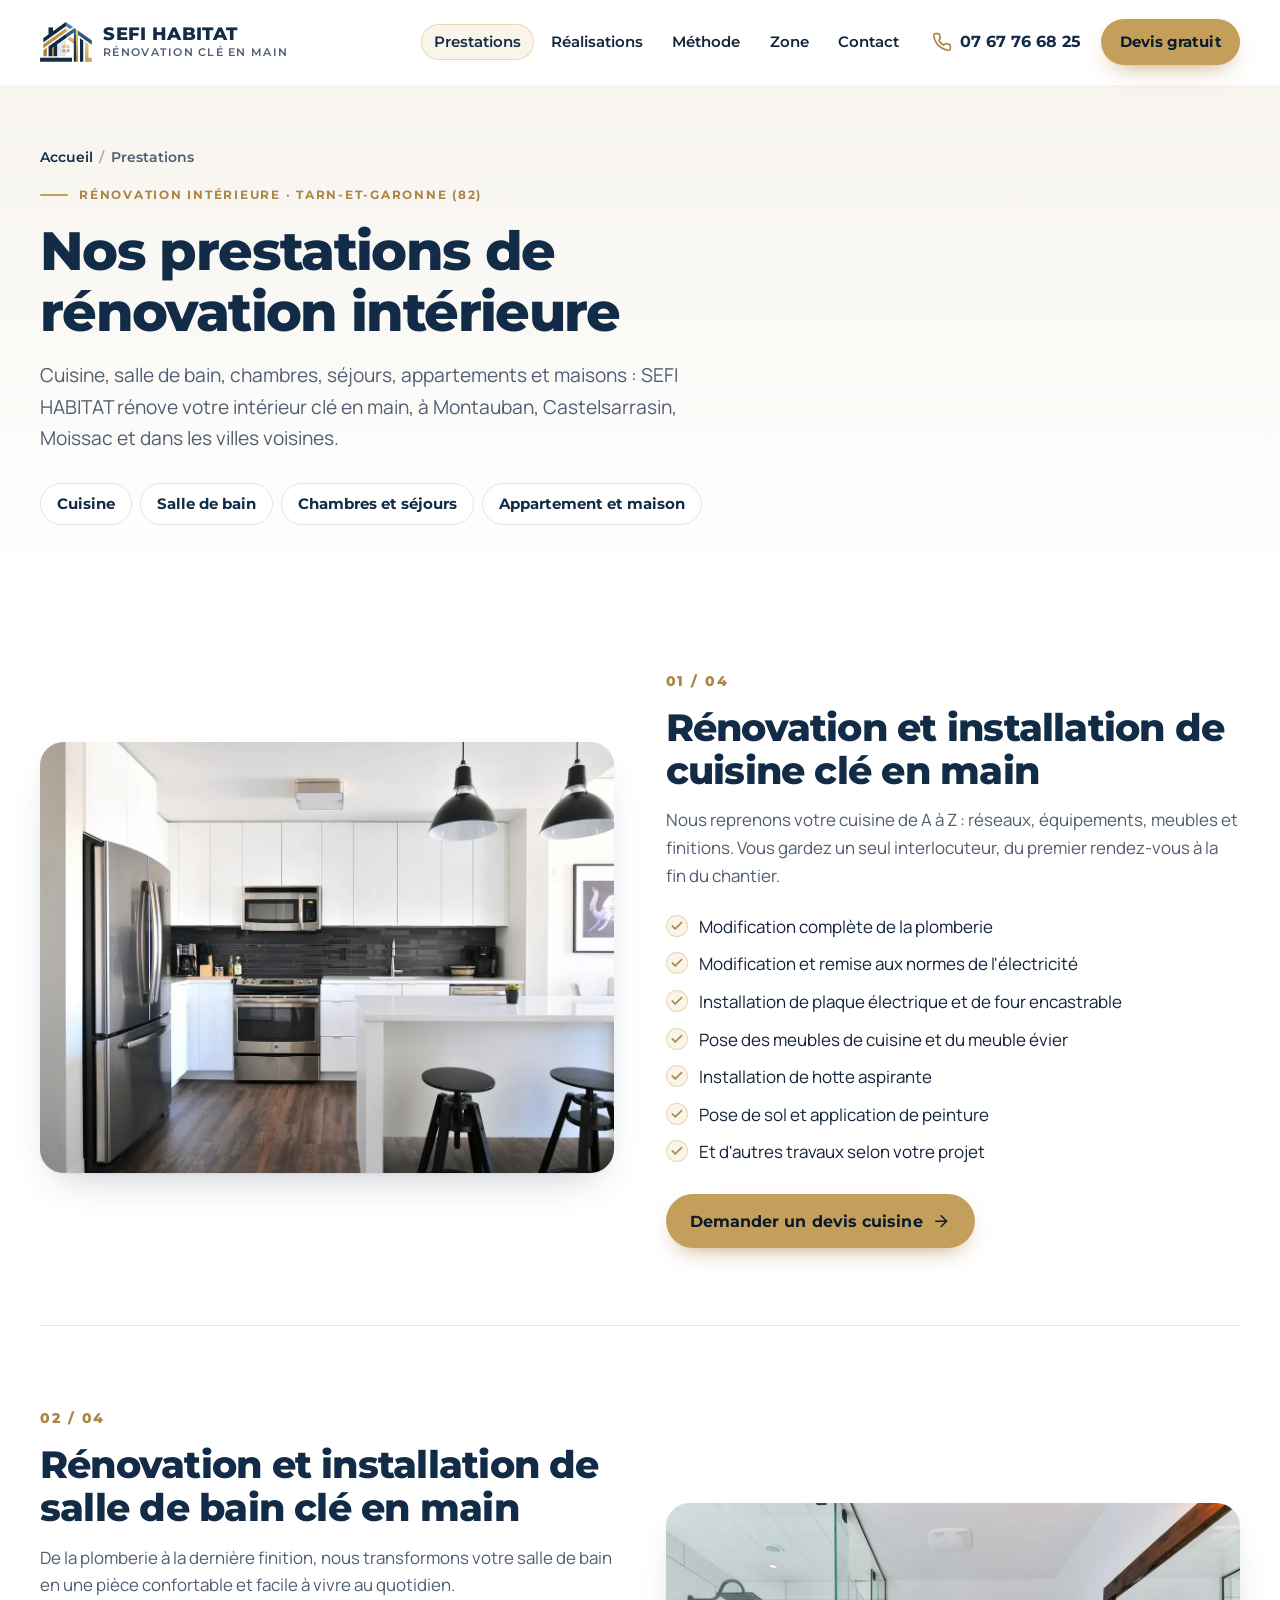
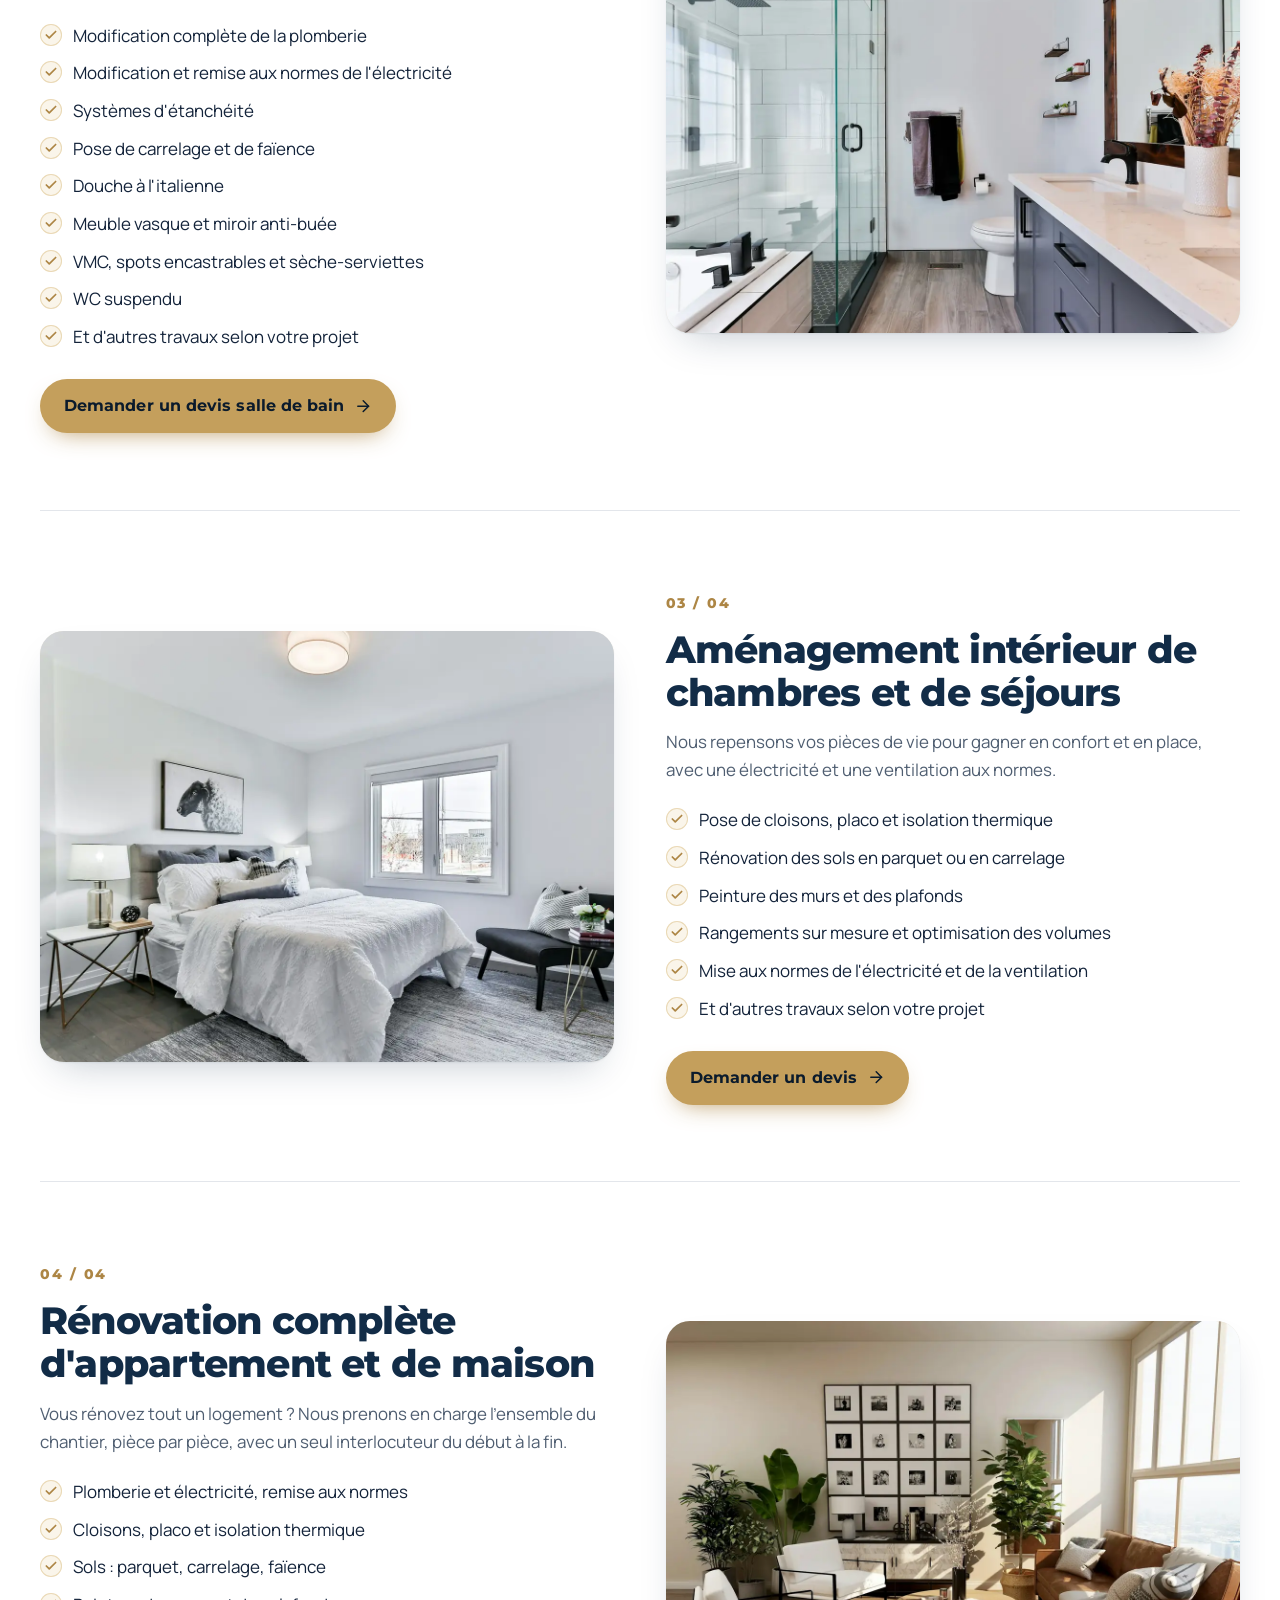
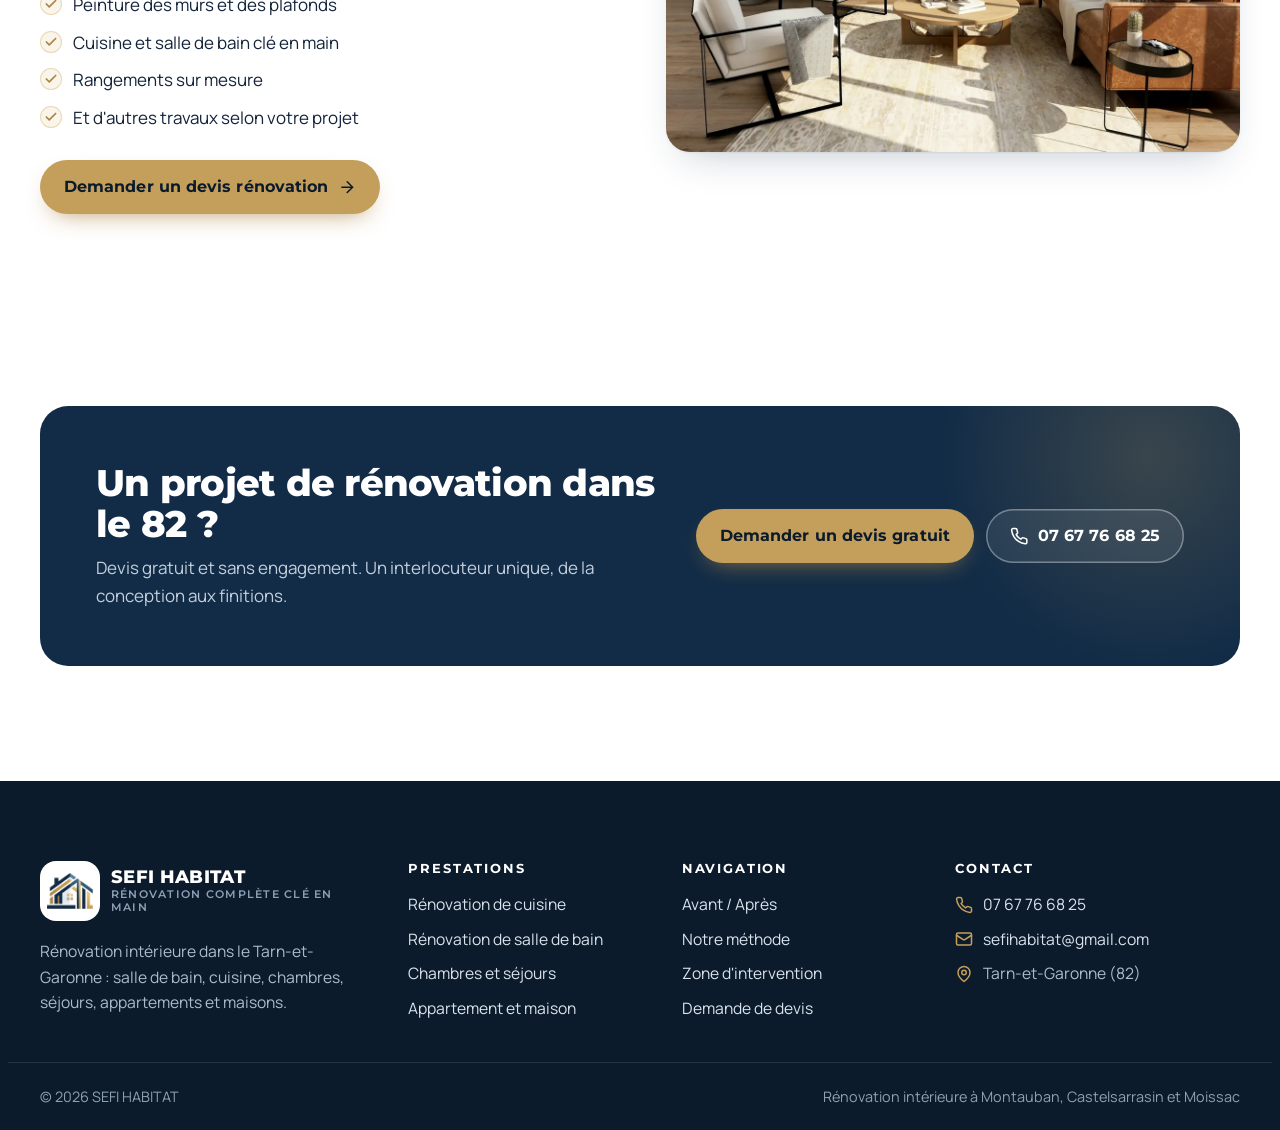
<file: services.html>
<!doctype html>
<html lang="fr" class="no-js">
<head>
  <meta charset="utf-8">
  <meta name="viewport" content="width=device-width, initial-scale=1">
  <title>Prestations de rénovation intérieure | SEFI HABITAT, Tarn-et-Garonne (82)</title>
  <meta name="description" content="Rénovation de cuisine et de salle de bain clé en main, aménagement de chambres et de séjours, rénovation complète d'appartement et de maison dans le Tarn-et-Garonne. Devis gratuit.">
  <meta name="theme-color" content="#122c47">
  <meta name="geo.region" content="FR-82">
  <meta name="geo.placename" content="Tarn-et-Garonne">
  <meta property="og:type" content="website">
  <meta property="og:locale" content="fr_FR">
  <meta property="og:site_name" content="SEFI HABITAT">
  <meta property="og:title" content="Prestations de rénovation intérieure | SEFI HABITAT">
  <meta property="og:description" content="Salle de bain, cuisine, chambres, séjours, appartements et maisons. Devis gratuit, un interlocuteur unique, accompagnement sur-mesure.">
  <link rel="icon" type="image/png" href="img/favicon.png">
  <link rel="apple-touch-icon" href="img/favicon.png">
  <link rel="preconnect" href="https://fonts.googleapis.com">
  <link rel="preconnect" href="https://fonts.gstatic.com" crossorigin>
  <link href="https://fonts.googleapis.com/css2?family=Manrope:wght@400;500;600;700&family=Montserrat:wght@600;700;800&display=swap" rel="stylesheet">
  <link rel="stylesheet" href="styles.css">
    <script type="application/ld+json">
  {
    "@context": "https://schema.org",
    "@type": "BreadcrumbList",
    "itemListElement": [
      { "@type": "ListItem", "position": 1, "name": "Accueil", "item": "index.html" },
      { "@type": "ListItem", "position": 2, "name": "Prestations" }
    ]
  }
  </script>
</head>
<body>
  <svg width="0" height="0" style="position:absolute" aria-hidden="true" focusable="false">
    <symbol id="i-phone" viewBox="0 0 24 24"><path d="M22 16.92v3a2 2 0 0 1-2.18 2 19.79 19.79 0 0 1-8.63-3.07 19.5 19.5 0 0 1-6-6 19.79 19.79 0 0 1-3.07-8.67A2 2 0 0 1 4.11 2h3a2 2 0 0 1 2 1.72c.13.96.36 1.9.7 2.81a2 2 0 0 1-.45 2.11L8.09 9.91a16 16 0 0 0 6 6l1.27-1.27a2 2 0 0 1 2.11-.45c.91.34 1.85.57 2.81.7A2 2 0 0 1 22 16.92z"/></symbol>
    <symbol id="i-mail" viewBox="0 0 24 24"><rect x="2" y="4" width="20" height="16" rx="2"/><path d="m22 7-8.97 5.7a1.94 1.94 0 0 1-2.06 0L2 7"/></symbol>
    <symbol id="i-pin" viewBox="0 0 24 24"><path d="M20 10c0 6-8 12-8 12s-8-6-8-12a8 8 0 0 1 16 0Z"/><circle cx="12" cy="10" r="3"/></symbol>
    <symbol id="i-check" viewBox="0 0 24 24"><path d="M20 6 9 17l-5-5"/></symbol>
    <symbol id="i-arrow" viewBox="0 0 24 24"><path d="M5 12h14"/><path d="m12 5 7 7-7 7"/></symbol>
    <symbol id="i-doc" viewBox="0 0 24 24"><path d="M15 2H6a2 2 0 0 0-2 2v16a2 2 0 0 0 2 2h12a2 2 0 0 0 2-2V7Z"/><path d="M14 2v4a2 2 0 0 0 2 2h4"/><path d="M8 13h8"/><path d="M8 17h5"/></symbol>
    <symbol id="i-user" viewBox="0 0 24 24"><circle cx="12" cy="8" r="4.5"/><path d="M19.5 21a7.5 7.5 0 0 0-15 0"/></symbol>
    <symbol id="i-ruler" viewBox="0 0 24 24"><path d="M21.3 15.3a2.4 2.4 0 0 1 0 3.4l-2.6 2.6a2.4 2.4 0 0 1-3.4 0L2.7 8.7a2.41 2.41 0 0 1 0-3.4l2.6-2.6a2.41 2.41 0 0 1 3.4 0Z"/><path d="m14.5 12.5 2-2"/><path d="m11.5 9.5 2-2"/><path d="m8.5 6.5 2-2"/><path d="m17.5 15.5 2-2"/></symbol>
    <symbol id="i-menu" viewBox="0 0 24 24"><path d="M4 7h16M4 12h16M4 17h16"/></symbol>
    <symbol id="i-close" viewBox="0 0 24 24"><path d="M18 6 6 18M6 6l12 12"/></symbol>
    <symbol id="i-lr" viewBox="0 0 24 24"><path d="m9 7-5 5 5 5"/><path d="m15 7 5 5-5 5"/></symbol>
    <symbol id="i-map" viewBox="0 0 24 24"><path d="M14.1 6.1 9.9 3.9a2 2 0 0 0-1.8 0L3.6 6.2A1 1 0 0 0 3 7.1v12.3a1 1 0 0 0 1.4.9l3.7-1.9a2 2 0 0 1 1.8 0l4.2 2.2a2 2 0 0 0 1.8 0l4.5-2.3a1 1 0 0 0 .6-.9V5.1a1 1 0 0 0-1.4-.9l-3.7 1.9a2 2 0 0 1-1.8 0Z"/><path d="M15 6v15"/><path d="M9 3v15"/></symbol>
  </svg>

  <a class="skip-link" href="#contenu">Aller au contenu</a>

  <header class="site-header" id="top">
    <div class="container header-inner">
      <a class="brand" href="index.html" aria-label="SEFI HABITAT, accueil">
        <img src="img/logo-mark.png" alt="" width="52" height="41">
        <span class="brand-text"><strong>SEFI HABITAT</strong><small>Rénovation clé en main</small></span>
      </a>
      <nav class="nav" aria-label="Navigation principale">
        <ul>
          <li><a href="services.html" aria-current="page">Prestations</a></li>
          <li><a href="index.html#realisations">Réalisations</a></li>
          <li><a href="index.html#methode">Méthode</a></li>
          <li><a href="index.html#zone">Zone</a></li>
          <li><a href="index.html#devis">Contact</a></li>
        </ul>
      </nav>
      <a class="header-phone" href="tel:+33767766825" data-track="header"><svg class="icon"><use href="#i-phone"/></svg>07&nbsp;67&nbsp;76&nbsp;68&nbsp;25</a>
      <a class="btn btn-gold header-cta" href="index.html#devis">Devis gratuit</a>
      <button class="menu-toggle" type="button" aria-expanded="false" aria-controls="mobile-menu" aria-label="Ouvrir le menu">
        <svg class="icon i-open"><use href="#i-menu"/></svg>
        <svg class="icon i-close"><use href="#i-close"/></svg>
      </button>
    </div>
    <div class="mobile-menu" id="mobile-menu">
      <ul>
        <li><a href="services.html">Prestations <svg class="icon"><use href="#i-arrow"/></svg></a></li>
        <li><a href="index.html#realisations">Réalisations <svg class="icon"><use href="#i-arrow"/></svg></a></li>
        <li><a href="index.html#methode">Méthode <svg class="icon"><use href="#i-arrow"/></svg></a></li>
        <li><a href="index.html#zone">Zone d'intervention <svg class="icon"><use href="#i-arrow"/></svg></a></li>
        <li><a href="index.html#devis">Contact et devis <svg class="icon"><use href="#i-arrow"/></svg></a></li>
      </ul>
      <div class="menu-actions">
        <a class="btn btn-gold" href="index.html#devis">Demander un devis gratuit</a>
        <a class="btn btn-outline" href="tel:+33767766825" data-track="menu"><svg class="icon"><use href="#i-phone"/></svg>07&nbsp;67&nbsp;76&nbsp;68&nbsp;25</a>
      </div>
      <p class="menu-contact">Ou par e-mail&nbsp;: <a href="mailto:sefihabitat@gmail.com">sefihabitat@gmail.com</a></p>
    </div>
  </header>

    <main id="contenu">
    <section class="page-hero">
      <div class="container">
        <ol class="breadcrumb" aria-label="Fil d'Ariane">
          <li><a href="index.html">Accueil</a></li>
          <li aria-current="page">Prestations</li>
        </ol>
        <p class="kicker">Rénovation intérieure · <span class="nowrap">Tarn-et-Garonne (82)</span></p>
        <h1>Nos prestations de rénovation intérieure</h1>
        <p class="lead">Cuisine, salle de bain, chambres, séjours, appartements et maisons&nbsp;: SEFI HABITAT rénove votre intérieur clé en main, à Montauban, Castelsarrasin, Moissac et dans les villes voisines.</p>
        <ul class="jump" aria-label="Accès direct aux prestations">
          <li><a href="#cuisine">Cuisine</a></li>
          <li><a href="#salle-de-bain">Salle de bain</a></li>
          <li><a href="#chambres-sejours">Chambres et séjours</a></li>
          <li><a href="#renovation-complete">Appartement et maison</a></li>
        </ul>
      </div>
    </section>

    <section class="section svc-list" aria-label="Détail des prestations">
      <div class="container">
        <article class="svc-block" id="cuisine" aria-labelledby="cuisine-title">
          <div class="svc-photo reveal">
            <img src="img/svc-cuisine-l.webp" alt="Cuisine moderne aux façades blanches et crédence sombre" width="1200" height="900" loading="lazy">
          </div>
          <div class="svc-text reveal">
            <span class="num">01 / 04</span>
            <h2 id="cuisine-title">Rénovation et installation de cuisine clé en main</h2>
            <p>Nous reprenons votre cuisine de A à Z&nbsp;: réseaux, équipements, meubles et finitions. Vous gardez un seul interlocuteur, du premier rendez-vous à la fin du chantier.</p>
            <ul class="checklist">
              <li><svg class="icon"><use href="#i-check"/></svg><span>Modification complète de la plomberie</span></li>
              <li><svg class="icon"><use href="#i-check"/></svg><span>Modification et remise aux normes de l'électricité</span></li>
              <li><svg class="icon"><use href="#i-check"/></svg><span>Installation de plaque électrique et de four encastrable</span></li>
              <li><svg class="icon"><use href="#i-check"/></svg><span>Pose des meubles de cuisine et du meuble évier</span></li>
              <li><svg class="icon"><use href="#i-check"/></svg><span>Installation de hotte aspirante</span></li>
              <li><svg class="icon"><use href="#i-check"/></svg><span>Pose de sol et application de peinture</span></li>
              <li><svg class="icon"><use href="#i-check"/></svg><span>Et d'autres travaux selon votre projet</span></li>
            </ul>
            <a class="btn btn-gold" href="index.html?projet=cuisine#devis">Demander un devis cuisine <svg class="icon"><use href="#i-arrow"/></svg></a>
          </div>
        </article>
        <article class="svc-block" id="salle-de-bain" aria-labelledby="salle-de-bain-title">
          <div class="svc-photo reveal">
            <img src="img/svc-sdb-l.webp" alt="Salle de bain avec douche à l'italienne vitrée et meuble vasque" width="1200" height="900" loading="lazy">
          </div>
          <div class="svc-text reveal">
            <span class="num">02 / 04</span>
            <h2 id="salle-de-bain-title">Rénovation et installation de salle de bain clé en main</h2>
            <p>De la plomberie à la dernière finition, nous transformons votre salle de bain en une pièce confortable et facile à vivre au quotidien.</p>
            <ul class="checklist">
              <li><svg class="icon"><use href="#i-check"/></svg><span>Modification complète de la plomberie</span></li>
              <li><svg class="icon"><use href="#i-check"/></svg><span>Modification et remise aux normes de l'électricité</span></li>
              <li><svg class="icon"><use href="#i-check"/></svg><span>Systèmes d'étanchéité</span></li>
              <li><svg class="icon"><use href="#i-check"/></svg><span>Pose de carrelage et de faïence</span></li>
              <li><svg class="icon"><use href="#i-check"/></svg><span>Douche à l'italienne</span></li>
              <li><svg class="icon"><use href="#i-check"/></svg><span>Meuble vasque et miroir anti-buée</span></li>
              <li><svg class="icon"><use href="#i-check"/></svg><span>VMC, spots encastrables et sèche-serviettes</span></li>
              <li><svg class="icon"><use href="#i-check"/></svg><span>WC suspendu</span></li>
              <li><svg class="icon"><use href="#i-check"/></svg><span>Et d'autres travaux selon votre projet</span></li>
            </ul>
            <a class="btn btn-gold" href="index.html?projet=salle-de-bain#devis">Demander un devis salle de bain <svg class="icon"><use href="#i-arrow"/></svg></a>
          </div>
        </article>
        <article class="svc-block" id="chambres-sejours" aria-labelledby="chambres-sejours-title">
          <div class="svc-photo reveal">
            <img src="img/svc-chambre-l.webp" alt="Chambre claire avec grand lit et fenêtre" width="1200" height="900" loading="lazy">
          </div>
          <div class="svc-text reveal">
            <span class="num">03 / 04</span>
            <h2 id="chambres-sejours-title">Aménagement intérieur de chambres et de séjours</h2>
            <p>Nous repensons vos pièces de vie pour gagner en confort et en place, avec une électricité et une ventilation aux normes.</p>
            <ul class="checklist">
              <li><svg class="icon"><use href="#i-check"/></svg><span>Pose de cloisons, placo et isolation thermique</span></li>
              <li><svg class="icon"><use href="#i-check"/></svg><span>Rénovation des sols en parquet ou en carrelage</span></li>
              <li><svg class="icon"><use href="#i-check"/></svg><span>Peinture des murs et des plafonds</span></li>
              <li><svg class="icon"><use href="#i-check"/></svg><span>Rangements sur mesure et optimisation des volumes</span></li>
              <li><svg class="icon"><use href="#i-check"/></svg><span>Mise aux normes de l'électricité et de la ventilation</span></li>
              <li><svg class="icon"><use href="#i-check"/></svg><span>Et d'autres travaux selon votre projet</span></li>
            </ul>
            <a class="btn btn-gold" href="index.html?projet=chambre-sejour#devis">Demander un devis <svg class="icon"><use href="#i-arrow"/></svg></a>
          </div>
        </article>
        <article class="svc-block" id="renovation-complete" aria-labelledby="renovation-complete-title">
          <div class="svc-photo reveal">
            <img src="img/svc-complete-l.webp" alt="Séjour lumineux avec fauteuils, table basse en bois et plantes" width="1200" height="900" loading="lazy">
          </div>
          <div class="svc-text reveal">
            <span class="num">04 / 04</span>
            <h2 id="renovation-complete-title">Rénovation complète d'appartement et de maison</h2>
            <p>Vous rénovez tout un logement&nbsp;? Nous prenons en charge l'ensemble du chantier, pièce par pièce, avec un seul interlocuteur du début à la fin.</p>
            <ul class="checklist">
              <li><svg class="icon"><use href="#i-check"/></svg><span>Plomberie et électricité, remise aux normes</span></li>
              <li><svg class="icon"><use href="#i-check"/></svg><span>Cloisons, placo et isolation thermique</span></li>
              <li><svg class="icon"><use href="#i-check"/></svg><span>Sols&nbsp;: parquet, carrelage, faïence</span></li>
              <li><svg class="icon"><use href="#i-check"/></svg><span>Peinture des murs et des plafonds</span></li>
              <li><svg class="icon"><use href="#i-check"/></svg><span>Cuisine et salle de bain clé en main</span></li>
              <li><svg class="icon"><use href="#i-check"/></svg><span>Rangements sur mesure</span></li>
              <li><svg class="icon"><use href="#i-check"/></svg><span>Et d'autres travaux selon votre projet</span></li>
            </ul>
            <a class="btn btn-gold" href="index.html?projet=renovation-complete#devis">Demander un devis rénovation <svg class="icon"><use href="#i-arrow"/></svg></a>
          </div>
        </article>
      </div>
    </section>

    <section class="section svc-cta" id="devis-cta">
      <div class="container">
        <div class="cta-band reveal">
          <div>
            <h2>Un projet de rénovation dans le 82&nbsp;?</h2>
            <p>Devis gratuit et sans engagement. Un interlocuteur unique, de la conception aux finitions.</p>
          </div>
          <div class="actions">
            <a class="btn btn-gold" href="index.html#devis">Demander un devis gratuit</a>
            <a class="btn btn-light" href="tel:+33767766825" data-track="prestations"><svg class="icon"><use href="#i-phone"/></svg>07&nbsp;67&nbsp;76&nbsp;68&nbsp;25</a>
          </div>
        </div>
      </div>
    </section>
  </main>

<footer class="site-footer">
    <div class="container footer-grid">
      <div class="footer-brand">
        <a class="brand" href="index.html" aria-label="SEFI HABITAT, accueil">
          <span class="logo-badge"><img src="img/logo-mark.png" alt="" width="46" height="36"></span>
          <span class="brand-text"><strong>SEFI HABITAT</strong><small>Rénovation complète clé en main</small></span>
        </a>
        <p>Rénovation intérieure dans le Tarn-et-Garonne&nbsp;: salle de bain, cuisine, chambres, séjours, appartements et maisons.</p>
      </div>
      <div>
        <h4>Prestations</h4>
        <ul>
          <li><a href="#cuisine">Rénovation de cuisine</a></li>
          <li><a href="#salle-de-bain">Rénovation de salle de bain</a></li>
          <li><a href="#chambres-sejours">Chambres et séjours</a></li>
          <li><a href="#renovation-complete">Appartement et maison</a></li>
        </ul>
      </div>
      <div>
        <h4>Navigation</h4>
        <ul>
          <li><a href="index.html#realisations">Avant / Après</a></li>
          <li><a href="index.html#methode">Notre méthode</a></li>
          <li><a href="index.html#zone">Zone d'intervention</a></li>
          <li><a href="index.html#devis">Demande de devis</a></li>
        </ul>
      </div>
      <div>
        <h4>Contact</h4>
        <ul class="footer-contact">
          <li><svg class="icon"><use href="#i-phone"/></svg><a href="tel:+33767766825" data-track="footer">07&nbsp;67&nbsp;76&nbsp;68&nbsp;25</a></li>
          <li><svg class="icon"><use href="#i-mail"/></svg><a href="mailto:sefihabitat@gmail.com">sefihabitat@gmail.com</a></li>
          <li><svg class="icon"><use href="#i-pin"/></svg><span>Tarn-et-Garonne (82)</span></li>
        </ul>
      </div>
    </div>
    <div class="container footer-bottom">
      <span>© 2026 SEFI HABITAT</span>
      <span>Rénovation intérieure à Montauban, Castelsarrasin et Moissac</span>
    </div>
  </footer>

  <div class="mobile-bar" id="mobile-bar">
    <a class="btn btn-outline" href="tel:+33767766825" data-track="barre-mobile"><svg class="icon"><use href="#i-phone"/></svg>Appeler</a>
    <a class="btn btn-gold" href="index.html#devis">Devis gratuit</a>
  </div>

  <script src="app.js" defer></script>
</body>
</html>
</file>
<file: styles.css>
/* SEFI HABITAT · styles */
:root {
  --navy: #122c47;
  --navy-800: #183a5c;
  --navy-950: #0b1b2c;
  --gold: #c49f5c;
  --gold-600: #ad8645;
  --gold-200: #ead9b6;
  --gold-50: #faf5ea;
  --ink: #13233a;
  --muted: #4f5e71;
  --line: #e3e6eb;
  --cream: #f7f4ee;
  --white: #ffffff;
  --ok: #2f7a4f;
  --error: #b42318;
  --radius: 20px;
  --radius-sm: 12px;
  --shadow-sm: 0 1px 2px rgba(18, 44, 71, .06), 0 4px 14px -6px rgba(18, 44, 71, .12);
  --shadow: 0 1px 2px rgba(18, 44, 71, .06), 0 18px 40px -18px rgba(18, 44, 71, .28);
  --container: 1200px;
  --gutter: clamp(16px, 4vw, 32px);
  --head: "Montserrat", system-ui, -apple-system, "Segoe UI", sans-serif;
  --body: "Manrope", system-ui, -apple-system, "Segoe UI", sans-serif;
  --header-h: 72px;
}

*, *::before, *::after { box-sizing: border-box; }
html { -webkit-text-size-adjust: 100%; scroll-behavior: smooth; scroll-padding-top: calc(var(--header-h) + 12px); }
body {
  margin: 0;
  font-family: var(--body);
  font-size: 1.0625rem;
  line-height: 1.65;
  color: var(--ink);
  background: var(--white);
  overflow-x: hidden;
  -webkit-font-smoothing: antialiased;
}
img, svg { display: block; max-width: 100%; }
img { height: auto; }
a { color: inherit; }
button, input, select, textarea { font: inherit; color: inherit; }
h1, h2, h3, h4 { font-family: var(--head); color: var(--navy); margin: 0; line-height: 1.12; letter-spacing: -.02em; }
p { margin: 0; }
ul { margin: 0; padding: 0; }

.container { width: 100%; max-width: calc(var(--container) + var(--gutter) * 2); margin-inline: auto; padding-inline: var(--gutter); }
.sr-only { position: absolute !important; width: 1px; height: 1px; padding: 0; margin: -1px; overflow: hidden; clip: rect(0 0 0 0); white-space: nowrap; border: 0; }
.skip-link { position: absolute; left: 12px; top: -60px; z-index: 200; background: var(--navy); color: #fff; padding: 10px 16px; border-radius: 10px; font-weight: 700; text-decoration: none; }
.skip-link:focus { top: 12px; }
:focus-visible { outline: 3px solid var(--gold); outline-offset: 3px; border-radius: 6px; }
.icon { width: 1.25em; height: 1.25em; flex: none; fill: none; stroke: currentColor; stroke-width: 2; stroke-linecap: round; stroke-linejoin: round; }
.nowrap { white-space: nowrap; }

/* Buttons */
.btn {
  display: inline-flex; align-items: center; justify-content: center; gap: .6rem;
  min-height: 54px; padding: 0 1.5rem; border-radius: 999px; border: 0;
  font: 700 1rem/1.1 var(--head); letter-spacing: .005em; text-decoration: none; cursor: pointer;
  transition: background-color .2s ease, color .2s ease, box-shadow .2s ease, transform .2s ease;
}
.btn:active { transform: translateY(1px); }
.btn-gold { background: var(--gold); color: var(--navy-950); box-shadow: 0 10px 24px -12px rgba(173, 134, 69, .9); }
.btn-gold:hover { background: #d1ad6a; }
.btn-navy { background: var(--navy); color: #fff; }
.btn-navy:hover { background: var(--navy-800); }
.btn-outline { background: var(--white); color: var(--navy); box-shadow: inset 0 0 0 1.5px rgba(18, 44, 71, .22); }
.btn-outline:hover { box-shadow: inset 0 0 0 1.5px var(--navy); }
.btn-light { background: rgba(255, 255, 255, .08); color: #fff; box-shadow: inset 0 0 0 1.5px rgba(255, 255, 255, .35); }
.btn-light:hover { background: rgba(255, 255, 255, .16); }
.btn .icon { width: 1.15em; height: 1.15em; }
.link-arrow { display: inline-flex; align-items: center; gap: .45rem; font: 700 .95rem/1.2 var(--head); color: var(--navy); text-decoration: none; }
.link-arrow .icon { transition: transform .2s ease; }
.link-arrow:hover .icon { transform: translateX(3px); }

/* Header */
.site-header { position: sticky; top: 0; z-index: 60; background: rgba(255, 255, 255, .92); backdrop-filter: saturate(1.4) blur(12px); -webkit-backdrop-filter: saturate(1.4) blur(12px); border-bottom: 1px solid transparent; transition: border-color .2s ease, box-shadow .2s ease; }
.site-header.is-scrolled { border-color: var(--line); box-shadow: 0 6px 24px -18px rgba(18, 44, 71, .35); }
.header-inner { height: var(--header-h); display: flex; align-items: center; gap: 1.25rem; }
.brand { display: inline-flex; align-items: center; gap: .7rem; text-decoration: none; color: var(--navy); margin-right: auto; min-width: 0; }
.brand img { width: 52px; height: auto; }
.brand-text { display: grid; line-height: 1.05; }
.brand-text strong { font: 800 1.12rem/1 var(--head); letter-spacing: .02em; }
.brand-text small { font: 600 .66rem/1.2 var(--head); letter-spacing: .12em; text-transform: uppercase; color: var(--muted); margin-top: 4px; }
.nav { display: none; }
.nav ul { list-style: none; display: flex; gap: .25rem; }
.nav a { display: block; padding: .55rem .8rem; border-radius: 999px; font: 600 .95rem/1.2 var(--head); color: var(--ink); text-decoration: none; transition: background-color .2s ease; }
.nav a:hover { background: var(--cream); }
.nav a[aria-current="page"] { color: var(--navy); background: var(--gold-50); box-shadow: inset 0 0 0 1px var(--gold-200); }
.header-phone { display: none; align-items: center; gap: .5rem; font: 700 1rem/1 var(--head); color: var(--navy); text-decoration: none; white-space: nowrap; }
.header-phone .icon { color: var(--gold-600); }
.header-cta { display: none; min-height: 46px; padding: 0 1.15rem; font-size: .95rem; }
.menu-toggle { display: inline-grid; place-items: center; width: 46px; height: 46px; border-radius: 12px; border: 1px solid var(--line); background: var(--white); color: var(--navy); cursor: pointer; }
.menu-toggle .icon { width: 22px; height: 22px; }
.menu-toggle .i-close { display: none; }
.menu-open .menu-toggle .i-open { display: none; }
.menu-open .menu-toggle .i-close { display: block; }

.mobile-menu { position: fixed; inset: var(--header-h) 0 0 0; z-index: 55; background: var(--white); padding: 20px var(--gutter) 120px; overflow-y: auto; display: none; }
.menu-open .mobile-menu { display: block; }
.mobile-menu ul { list-style: none; border-top: 1px solid var(--line); }
.mobile-menu li a { display: flex; justify-content: space-between; align-items: center; padding: 1.05rem 0; border-bottom: 1px solid var(--line); font: 700 1.2rem/1.2 var(--head); color: var(--navy); text-decoration: none; }
.mobile-menu .menu-actions { display: grid; gap: .75rem; margin-top: 1.5rem; }
.mobile-menu .menu-contact { margin-top: 1.5rem; color: var(--muted); font-size: .98rem; }
.mobile-menu .menu-contact a { color: var(--navy); font-weight: 700; }
.menu-open { overflow: hidden; }

/* Section basics */
.section { padding-block: clamp(64px, 9vw, 120px); }
.section-cream { background: var(--cream); }
.kicker { display: block; font: 700 .78rem/1.5 var(--head); letter-spacing: .14em; text-transform: uppercase; color: var(--gold-600); margin-bottom: 1rem; }
.kicker::before { content: ""; display: inline-block; vertical-align: middle; width: 28px; height: 2px; margin: -2px .7rem 0 0; background: var(--gold); border-radius: 2px; }
.section-head { max-width: 760px; margin-bottom: clamp(32px, 5vw, 56px); }
.section-head h2 { font-size: clamp(1.75rem, 1.15rem + 2.4vw, 2.75rem); font-weight: 800; }
.section-head p:not(.kicker) { margin-top: 1rem; color: var(--muted); font-size: 1.08rem; }
.section-head.center { margin-inline: auto; text-align: center; }

/* Hero */
.hero { position: relative; background: linear-gradient(180deg, var(--cream) 0%, #fbfaf7 70%, var(--white) 100%); padding-block: clamp(28px, 5vw, 64px) clamp(40px, 5vw, 64px); overflow: hidden; }
.hero::before { content: ""; position: absolute; width: 720px; height: 720px; right: -260px; top: -320px; border-radius: 50%; background: radial-gradient(closest-side, rgba(196, 159, 92, .18), rgba(196, 159, 92, 0)); pointer-events: none; }
.hero-grid { position: relative; display: grid; gap: clamp(32px, 5vw, 64px); align-items: center; }
.hero h1 { font-size: clamp(2.05rem, 1.25rem + 2.7vw, 3.35rem); font-weight: 800; line-height: 1.05; letter-spacing: -.03em; }
.hero h1 .hl { position: relative; white-space: nowrap; z-index: 0; }
.hero h1 .hl::after { content: ""; position: absolute; left: -2px; right: -2px; bottom: .06em; height: .3em; background: var(--gold-200); z-index: -1; border-radius: 3px; }
.hero-lead { margin-top: 1.25rem; font-size: clamp(1.05rem, 1rem + .35vw, 1.22rem); color: var(--muted); max-width: 38rem; }
.hero-actions { display: flex; flex-wrap: wrap; gap: .75rem; margin-top: 2rem; }
.hero-proof { list-style: none; display: flex; flex-wrap: wrap; gap: .6rem 1.4rem; margin-top: 1.75rem; }
.hero-proof li { display: inline-flex; align-items: center; gap: .5rem; font: 600 .95rem/1.3 var(--head); color: var(--navy); }
.hero-proof .icon { width: 20px; height: 20px; padding: 3px; border-radius: 50%; background: var(--navy); color: var(--gold-200); stroke-width: 3; }
.hero-media { position: relative; }
.hero-photo { position: relative; border-radius: 28px; overflow: hidden; box-shadow: var(--shadow); aspect-ratio: 4 / 3.4; background: #e9e4da; }
.hero-photo img { width: 100%; height: 100%; object-fit: cover; }
.hero-badge { position: absolute; left: 12px; bottom: 12px; display: flex; align-items: center; gap: .85rem; max-width: min(390px, calc(100% - 24px)); padding: .85rem 1.1rem .85rem .85rem; background: rgba(255, 255, 255, .96); border-radius: 18px; box-shadow: var(--shadow); }
.hero-badge img { width: 54px; height: auto; flex: none; }
.hero-badge strong { display: block; font: 800 .98rem/1.2 var(--head); color: var(--navy); }
.hero-badge span { display: block; font-size: .86rem; color: var(--muted); line-height: 1.35; margin-top: 2px; }

/* Arguments */
.args { display: grid; gap: 16px; }
.arg { position: relative; padding: clamp(24px, 3vw, 34px); border-radius: var(--radius); background: var(--white); border: 1px solid var(--line); transition: border-color .2s ease, box-shadow .2s ease, transform .2s ease; }
.arg:hover { border-color: var(--gold-200); box-shadow: var(--shadow-sm); }
.arg-icon { width: 56px; height: 56px; display: grid; place-items: center; border-radius: 16px; background: var(--gold-50); color: var(--gold-600); box-shadow: inset 0 0 0 1px var(--gold-200); margin-bottom: 1.25rem; }
.arg-icon .icon { width: 26px; height: 26px; stroke-width: 1.8; }
.arg h3 { font-size: 1.3rem; font-weight: 800; }
.arg p { margin-top: .6rem; color: var(--muted); }

/* Services */
.services-grid { display: grid; gap: 18px; }
.service-card { display: flex; flex-direction: column; background: var(--white); border-radius: var(--radius); overflow: hidden; border: 1px solid var(--line); text-decoration: none; color: inherit; transition: box-shadow .25s ease, transform .25s ease, border-color .25s ease; }
.service-card:hover { box-shadow: var(--shadow); transform: translateY(-3px); border-color: transparent; }
.service-media { position: relative; aspect-ratio: 16 / 10; overflow: hidden; background: #e9e4da; }
.service-media img { width: 100%; height: 100%; object-fit: cover; transition: transform .6s ease; }
.service-card:hover .service-media img { transform: scale(1.04); }
.service-tag { position: absolute; left: 14px; top: 14px; padding: .35rem .7rem; border-radius: 999px; background: rgba(255, 255, 255, .94); font: 700 .74rem/1 var(--head); letter-spacing: .08em; text-transform: uppercase; color: var(--navy); }
.service-body { display: flex; flex-direction: column; gap: .7rem; padding: 22px 22px 24px; flex: 1; }
.service-body h3 { font-size: 1.28rem; font-weight: 800; }
.service-body p { color: var(--muted); font-size: 1rem; }
.service-body .link-arrow { margin-top: auto; padding-top: .4rem; }

/* Before / after */
.ba-tabs { display: flex; flex-wrap: wrap; gap: .5rem; padding: 4px; margin: 0 -4px 20px; }
.ba-tab { flex: none; min-height: 44px; padding: 0 1.1rem; border-radius: 999px; border: 1px solid var(--line); background: var(--white); font: 700 .95rem/1 var(--head); color: var(--navy); cursor: pointer; transition: background-color .2s ease, color .2s ease, border-color .2s ease; }
.ba-tab:hover { border-color: var(--navy); }
.ba-tab[aria-selected="true"] { background: var(--navy); border-color: var(--navy); color: #fff; }
.ba { position: relative; aspect-ratio: 16 / 10; border-radius: 24px; overflow: hidden; box-shadow: var(--shadow); background: var(--navy); user-select: none; -webkit-user-select: none; touch-action: pan-y; --pos: 50%; }
.ba img { position: absolute; inset: 0; width: 100%; height: 100%; object-fit: cover; pointer-events: none; }
.ba .ba-before { clip-path: inset(0 calc(100% - var(--pos)) 0 0); }
.ba-label { position: absolute; top: 16px; z-index: 3; padding: .45rem .8rem; border-radius: 999px; font: 700 .78rem/1 var(--head); letter-spacing: .1em; text-transform: uppercase; pointer-events: none; }
.ba-label.before { left: 16px; background: rgba(11, 27, 44, .72); color: #fff; box-shadow: inset 0 0 0 1px rgba(255, 255, 255, .25); }
.ba-label.after { right: 16px; background: rgba(255, 255, 255, .94); color: var(--navy); }
.ba-handle { position: absolute; top: 0; bottom: 0; left: var(--pos); width: 0; z-index: 2; pointer-events: none; }
.ba-handle::before { content: ""; position: absolute; top: 0; bottom: 0; left: -1.5px; width: 3px; background: #fff; box-shadow: 0 0 0 1px rgba(11, 27, 44, .15); }
.ba-knob { position: absolute; top: 50%; left: 0; width: 54px; height: 54px; transform: translate(-50%, -50%); display: grid; place-items: center; border-radius: 50%; background: var(--gold); color: var(--navy-950); box-shadow: 0 8px 24px rgba(11, 27, 44, .35), 0 0 0 5px rgba(255, 255, 255, .9); }
.ba-knob .icon { width: 24px; height: 24px; stroke-width: 2.4; }
.ba-range { position: absolute; inset: 0; z-index: 4; width: 100%; height: 100%; margin: 0; opacity: 0; cursor: ew-resize; -webkit-appearance: none; appearance: none; background: transparent; }
.ba-range::-webkit-slider-thumb { -webkit-appearance: none; width: 60px; height: 100vh; }
.ba-range::-moz-range-thumb { width: 60px; height: 100vh; border: 0; }
.ba:has(.ba-range:focus-visible) .ba-knob { outline: 3px solid #fff; outline-offset: 4px; }
.ba-foot { display: flex; flex-wrap: wrap; align-items: center; justify-content: space-between; gap: 1rem 2rem; margin-top: 24px; }
.ba-foot p { color: var(--muted); max-width: 40rem; }
.ba-hint { display: inline-flex; align-items: center; gap: .5rem; font: 600 .9rem/1.2 var(--head); color: var(--muted); }

/* Process */
.process { background: var(--navy); color: #dfe7f1; position: relative; overflow: hidden; }
.process::after { content: ""; position: absolute; inset: auto -200px -300px auto; width: 640px; height: 640px; border-radius: 50%; background: radial-gradient(closest-side, rgba(196, 159, 92, .16), rgba(196, 159, 92, 0)); pointer-events: none; }
.process .kicker { color: var(--gold); }
.process .section-head h2 { color: #fff; }
.process .section-head p:not(.kicker) { color: #c3cfdd; }
.steps { position: relative; z-index: 1; list-style: none; display: grid; gap: 14px; margin: 0; padding: 0; }
.step { position: relative; padding: 26px 24px 28px; border-radius: var(--radius); background: rgba(255, 255, 255, .05); box-shadow: inset 0 0 0 1px rgba(255, 255, 255, .1); }
.step-num { display: inline-grid; place-items: center; width: 48px; height: 48px; border-radius: 14px; background: var(--gold); color: var(--navy-950); font: 800 1.05rem/1 var(--head); margin-bottom: 1.1rem; }
.step h3 { color: #fff; font-size: 1.22rem; font-weight: 800; }
.step p { margin-top: .55rem; color: #c3cfdd; font-size: 1rem; }
.process-cta { position: relative; z-index: 1; display: flex; flex-wrap: wrap; gap: .75rem; margin-top: clamp(28px, 4vw, 44px); }

/* Zone */
.zone-grid { display: grid; gap: clamp(28px, 5vw, 64px); align-items: center; }
.zone-text h2 { font-size: clamp(1.75rem, 1.15rem + 2.4vw, 2.75rem); font-weight: 800; }
.zone-text > p:not(.kicker) { margin-top: 1rem; color: var(--muted); font-size: 1.08rem; }
.cities { list-style: none; display: flex; flex-wrap: wrap; gap: .5rem; margin-top: 1.5rem; }
.cities li { display: inline-flex; align-items: center; gap: .45rem; padding: .55rem .9rem; border-radius: 999px; background: var(--white); border: 1px solid var(--line); font: 700 .95rem/1 var(--head); color: var(--navy); }
.cities li .icon { width: 16px; height: 16px; color: var(--gold-600); }
.cities li.more { background: transparent; border-style: dashed; color: var(--muted); }
.zone-note { margin-top: 1.5rem; padding: 1rem 1.15rem; border-radius: 14px; background: var(--gold-50); box-shadow: inset 0 0 0 1px var(--gold-200); font-size: 1rem; }
.zone-note a { font-weight: 800; color: var(--navy); }
.zone-links { display: flex; flex-wrap: wrap; gap: 1.25rem; margin-top: 1.5rem; }
.map-card { position: relative; border-radius: 24px; background: var(--white); border: 1px solid var(--line); padding: clamp(14px, 3vw, 28px); box-shadow: var(--shadow-sm); }
.map-card svg { width: 100%; height: auto; }
.map-dept { fill: #eef2f7; stroke: var(--navy); stroke-width: 1.6; stroke-linejoin: round; }
.map-glow { fill: url(#zoneGlow); }
.map-ring { fill: none; stroke: var(--gold); stroke-width: 1.5; stroke-dasharray: 5 6; opacity: .9; }
.map-pin { fill: var(--gold); stroke: #fff; stroke-width: 3; }
.map-pin.main { fill: var(--navy); }
.map-label { font: 700 17px var(--head); fill: var(--navy); paint-order: stroke; stroke: #fff; stroke-width: 5px; stroke-linejoin: round; }
.map-dept-label { font: 800 13px var(--head); letter-spacing: .18em; fill: #8a98ab; }
.map-caption { display: flex; flex-wrap: wrap; justify-content: space-between; gap: .25rem 1rem; margin-top: 10px; font: 600 .85rem/1.3 var(--head); color: var(--muted); }

/* Devis */
.devis-grid { display: grid; gap: clamp(28px, 4vw, 48px); align-items: start; }
.devis-intro h2 { font-size: clamp(1.75rem, 1.15rem + 2.4vw, 2.75rem); font-weight: 800; }
.devis-intro > p:not(.kicker) { margin-top: 1rem; color: var(--muted); font-size: 1.08rem; }
.contact-list { list-style: none; display: grid; gap: 12px; margin-top: 1.75rem; }
.contact-item { display: flex; align-items: center; gap: 1rem; padding: 16px 18px; border-radius: 16px; background: var(--white); border: 1px solid var(--line); text-decoration: none; color: inherit; transition: border-color .2s ease, box-shadow .2s ease; }
a.contact-item:hover { border-color: var(--gold-200); box-shadow: var(--shadow-sm); }
.contact-item .ci-icon { width: 48px; height: 48px; flex: none; display: grid; place-items: center; border-radius: 14px; background: var(--navy); color: var(--gold-200); }
.contact-item .ci-icon .icon { width: 22px; height: 22px; }
.contact-item small { display: block; font: 700 .74rem/1.2 var(--head); letter-spacing: .1em; text-transform: uppercase; color: var(--muted); }
.contact-item strong { display: block; font: 800 1.08rem/1.3 var(--head); color: var(--navy); overflow-wrap: anywhere; }

.form-card { background: var(--white); border-radius: 24px; padding: clamp(22px, 4vw, 40px); box-shadow: var(--shadow); border: 1px solid var(--line); }
.form-card h3 { font-size: 1.4rem; font-weight: 800; }
.form-card .form-sub { margin-top: .35rem; color: var(--muted); font-size: .98rem; }
.form { display: grid; gap: 18px; margin-top: 1.5rem; }
.field { display: grid; gap: 6px; }
.field label, .field legend { font: 700 .92rem/1.3 var(--head); color: var(--navy); }
.field .opt { font-weight: 600; color: var(--muted); }
.field input, .field textarea {
  width: 100%; min-height: 52px; padding: 13px 15px; border-radius: 12px;
  border: 1.5px solid #d6dbe3; background: #fbfcfd; font-size: 1rem; line-height: 1.4;
  transition: border-color .2s ease, box-shadow .2s ease, background-color .2s ease;
}
.field textarea { min-height: 120px; resize: vertical; }
.field input:hover, .field textarea:hover { border-color: #b9c2cf; }
.field input:focus, .field textarea:focus { outline: none; border-color: var(--navy); background: #fff; box-shadow: 0 0 0 4px rgba(18, 44, 71, .12); }
.field input::placeholder, .field textarea::placeholder { color: #8692a3; }
.field.has-error input, .field.has-error textarea { border-color: var(--error); }
.field-error { display: none; font-size: .88rem; font-weight: 600; color: var(--error); }
.field.has-error .field-error { display: block; }
.row-2 { display: grid; gap: 18px; }
fieldset.field { border: 0; padding: 0; margin: 0; min-width: 0; }
.chips { display: flex; flex-wrap: wrap; gap: 8px; margin-top: 4px; }
.chip { position: relative; }
.chip input { position: absolute; opacity: 0; width: 1px; height: 1px; }
.chip span { display: inline-flex; align-items: center; min-height: 42px; padding: 0 1rem; border-radius: 999px; border: 1.5px solid #d6dbe3; background: #fbfcfd; font: 600 .93rem/1 var(--head); color: var(--ink); cursor: pointer; transition: all .15s ease; }
.chip span:hover { border-color: var(--navy); }
.chip input:checked + span { background: var(--navy); border-color: var(--navy); color: #fff; }
.chip input:focus-visible + span { outline: 3px solid var(--gold); outline-offset: 2px; }
.consent { display: flex; gap: 12px; align-items: flex-start; font-size: .92rem; color: var(--muted); line-height: 1.5; cursor: pointer; }
.consent input { flex: none; width: 22px; height: 22px; margin: 1px 0 0; accent-color: var(--navy); cursor: pointer; }
.consent-wrap.has-error .consent { color: var(--error); }
.form-submit { width: 100%; min-height: 58px; font-size: 1.05rem; }
.form-foot { text-align: center; font-size: .93rem; color: var(--muted); }
.form-foot a { color: var(--navy); font-weight: 800; }

.thanks { display: none; text-align: center; padding: clamp(12px, 3vw, 28px) 0; }
.form-card.is-sent .form, .form-card.is-sent .form-head { display: none; }
.form-card.is-sent .thanks { display: block; }
.thanks-icon { width: 72px; height: 72px; margin: 0 auto 1.25rem; display: grid; place-items: center; border-radius: 50%; background: var(--gold-50); color: var(--ok); box-shadow: inset 0 0 0 1px var(--gold-200); }
.thanks-icon .icon { width: 34px; height: 34px; stroke-width: 2.6; }
.thanks h3 { font-size: clamp(1.4rem, 1.2rem + 1vw, 1.75rem); }
.thanks p { margin: .75rem auto 0; max-width: 30rem; color: var(--muted); }
.thanks .btn { margin-top: 1.5rem; }
.thanks .reset { display: block; margin: 1rem auto 0; background: none; border: 0; color: var(--muted); font: 600 .95rem/1.2 var(--head); text-decoration: underline; cursor: pointer; }

/* CTA band (services page) */
.cta-band { background: var(--navy); color: #c3cfdd; border-radius: 28px; padding: clamp(28px, 5vw, 56px); display: grid; gap: 1.5rem; align-items: center; position: relative; overflow: hidden; }
.cta-band::after { content: ""; position: absolute; right: -120px; top: -160px; width: 420px; height: 420px; border-radius: 50%; background: radial-gradient(closest-side, rgba(196, 159, 92, .22), rgba(196, 159, 92, 0)); }
.cta-band h2 { color: #fff; font-size: clamp(1.5rem, 1.1rem + 1.8vw, 2.3rem); font-weight: 800; }
.cta-band p { margin-top: .6rem; }
.cta-band .actions { position: relative; z-index: 1; display: flex; flex-wrap: wrap; gap: .75rem; }

/* Footer */
.site-footer { background: var(--navy-950); color: #aebbcb; padding-top: clamp(48px, 7vw, 80px); font-size: .98rem; }
.footer-grid { display: grid; gap: 36px; padding-bottom: 40px; }
.footer-brand .brand { color: #fff; }
.footer-brand .brand-text small { color: #8fa0b5; }
.footer-brand .logo-badge { width: 60px; height: 60px; display: grid; place-items: center; border-radius: 16px; background: #fff; }
.footer-brand .logo-badge img { width: 46px; }
.footer-brand p { margin-top: 1.1rem; max-width: 26rem; }
.site-footer h4 { color: #fff; font-size: .82rem; letter-spacing: .14em; text-transform: uppercase; margin-bottom: 1rem; }
.site-footer ul { list-style: none; display: grid; gap: .55rem; }
.site-footer a { color: #dbe3ec; text-decoration: none; }
.site-footer a:hover { color: var(--gold-200); text-decoration: underline; text-underline-offset: 3px; }
.footer-contact li { display: flex; align-items: center; gap: .6rem; }
.footer-contact .icon { color: var(--gold); width: 18px; height: 18px; }
.footer-bottom { border-top: 1px solid rgba(255, 255, 255, .1); padding-block: 22px; display: flex; flex-wrap: wrap; justify-content: space-between; gap: .5rem 1.5rem; font-size: .9rem; color: #8fa0b5; }

/* Mobile action bar */
.mobile-bar { position: fixed; left: 0; right: 0; bottom: 0; z-index: 50; display: grid; grid-template-columns: 1fr 1.25fr; gap: 10px; padding: 10px 12px calc(10px + env(safe-area-inset-bottom)); background: rgba(255, 255, 255, .96); backdrop-filter: blur(10px); -webkit-backdrop-filter: blur(10px); border-top: 1px solid var(--line); box-shadow: 0 -10px 30px -18px rgba(18, 44, 71, .45); transition: transform .3s ease; }
.mobile-bar .btn { min-height: 50px; padding: 0 .8rem; font-size: .98rem; }
.mobile-bar.is-hidden { transform: translateY(110%); }
body { padding-bottom: 74px; }

/* Services page */
.page-hero { background: linear-gradient(180deg, var(--cream), var(--white)); padding-block: clamp(28px, 5vw, 64px) clamp(36px, 5vw, 64px); }
.breadcrumb { list-style: none; display: flex; flex-wrap: wrap; gap: .4rem; font: 600 .88rem/1.2 var(--head); color: var(--muted); margin-bottom: 1.25rem; }
.breadcrumb a { color: var(--navy); text-decoration: none; }
.breadcrumb a:hover { text-decoration: underline; }
.breadcrumb li + li::before { content: "/"; margin-right: .4rem; color: #a3adbb; }
.page-hero h1 { font-size: clamp(2rem, 1.2rem + 3.2vw, 3.4rem); font-weight: 800; letter-spacing: -.03em; max-width: 18ch; }
.page-hero .lead { margin-top: 1.1rem; font-size: clamp(1.05rem, 1rem + .3vw, 1.2rem); color: var(--muted); max-width: 44rem; }
.jump { list-style: none; display: flex; flex-wrap: wrap; gap: .5rem; margin-top: 1.75rem; }
.jump a { display: inline-flex; align-items: center; min-height: 42px; padding: 0 1rem; border-radius: 999px; background: var(--white); border: 1px solid var(--line); font: 700 .93rem/1 var(--head); color: var(--navy); text-decoration: none; }
.jump a:hover { border-color: var(--navy); }
.svc-list, .svc-cta { padding-top: 0; }
.breadcrumb { padding: 0; margin-top: 0; }
.svc-block { display: grid; gap: clamp(24px, 4vw, 56px); align-items: center; padding-block: clamp(40px, 6vw, 80px); border-top: 1px solid var(--line); }
.svc-block:first-of-type { border-top: 0; }
.svc-photo { border-radius: 24px; overflow: hidden; aspect-ratio: 4 / 3; box-shadow: var(--shadow); background: #e9e4da; }
.svc-photo img { width: 100%; height: 100%; object-fit: cover; }
.svc-text .num { font: 800 .85rem/1 var(--head); letter-spacing: .14em; color: var(--gold-600); }
.svc-text h2 { margin-top: .75rem; font-size: clamp(1.6rem, 1.1rem + 2vw, 2.4rem); font-weight: 800; }
.svc-text > p { margin-top: .9rem; color: var(--muted); font-size: 1.06rem; }
.checklist { list-style: none; display: grid; gap: .6rem; margin-top: 1.4rem; }
.checklist li { display: flex; gap: .7rem; align-items: flex-start; }
.checklist .icon { width: 22px; height: 22px; margin-top: 2px; padding: 4px; border-radius: 50%; background: var(--gold-50); color: var(--gold-600); box-shadow: inset 0 0 0 1px var(--gold-200); stroke-width: 3; }
.svc-text .btn { margin-top: 1.75rem; }

/* Reveal on scroll */
.reveal { opacity: 0; transform: translateY(18px); transition: opacity .7s ease, transform .7s ease; }
.reveal.is-in { opacity: 1; transform: none; }
.no-js .reveal { opacity: 1; transform: none; }

#atouts { padding-top: clamp(48px, 6vw, 88px); }
.map-caption span { white-space: nowrap; }
@media (max-width: 599px) {
  .hero-actions .btn { width: 100%; }
  .map-label { font-size: 24px; stroke-width: 6px; }
  .map-dept-label { display: none; }
}

/* ≥ 600px */
@media (min-width: 600px) {
  .row-2 { grid-template-columns: 1fr 1fr; }
  .services-grid { grid-template-columns: 1fr 1fr; }
  .steps { grid-template-columns: 1fr 1fr; }
  .footer-grid { grid-template-columns: 1fr 1fr; }
}

/* ≥ 900px */
@media (min-width: 900px) {
  :root { --header-h: 84px; }
  .args { grid-template-columns: repeat(3, 1fr); gap: 20px; }
  .hero-grid { grid-template-columns: 1.12fr .88fr; }
  .hero-photo { aspect-ratio: 4 / 4.3; }
  .hero-badge { left: -28px; bottom: 32px; }
  .zone-grid { grid-template-columns: .95fr 1.05fr; }
  .devis-grid { grid-template-columns: .85fr 1.15fr; }
  .devis-intro { position: sticky; top: calc(var(--header-h) + 24px); }
  .cta-band { grid-template-columns: 1fr auto; }
  .svc-block { grid-template-columns: 1fr 1fr; }
  .svc-block:nth-of-type(even) .svc-photo { order: 2; }
  .footer-grid { grid-template-columns: 1.4fr 1fr 1fr 1.2fr; }
  .mobile-bar { display: none; }
  body { padding-bottom: 0; }
}

/* ≥ 1080px */
@media (min-width: 1080px) {
  .nav { display: block; }
  .menu-toggle, .mobile-menu { display: none !important; }
  .header-phone { display: inline-flex; }
  .header-cta { display: inline-flex; }
  .services-grid { grid-template-columns: repeat(4, 1fr); }
  .service-media { aspect-ratio: 4 / 4.6; }
  .steps { grid-template-columns: repeat(4, 1fr); }
  .step::after { content: ""; position: absolute; top: 50px; right: -14px; width: 14px; height: 2px; background: rgba(196, 159, 92, .6); }
  .step:last-child::after { display: none; }
}

@media (max-width: 380px) {
  .brand-text small { display: none; }
  .brand img { width: 46px; }
  .hero-actions .btn { width: 100%; }
}

@media (prefers-reduced-motion: reduce) {
  html { scroll-behavior: auto; }
  *, *::before, *::after { transition-duration: .01ms !important; animation-duration: .01ms !important; }
  .reveal { opacity: 1; transform: none; }
}
</file>
